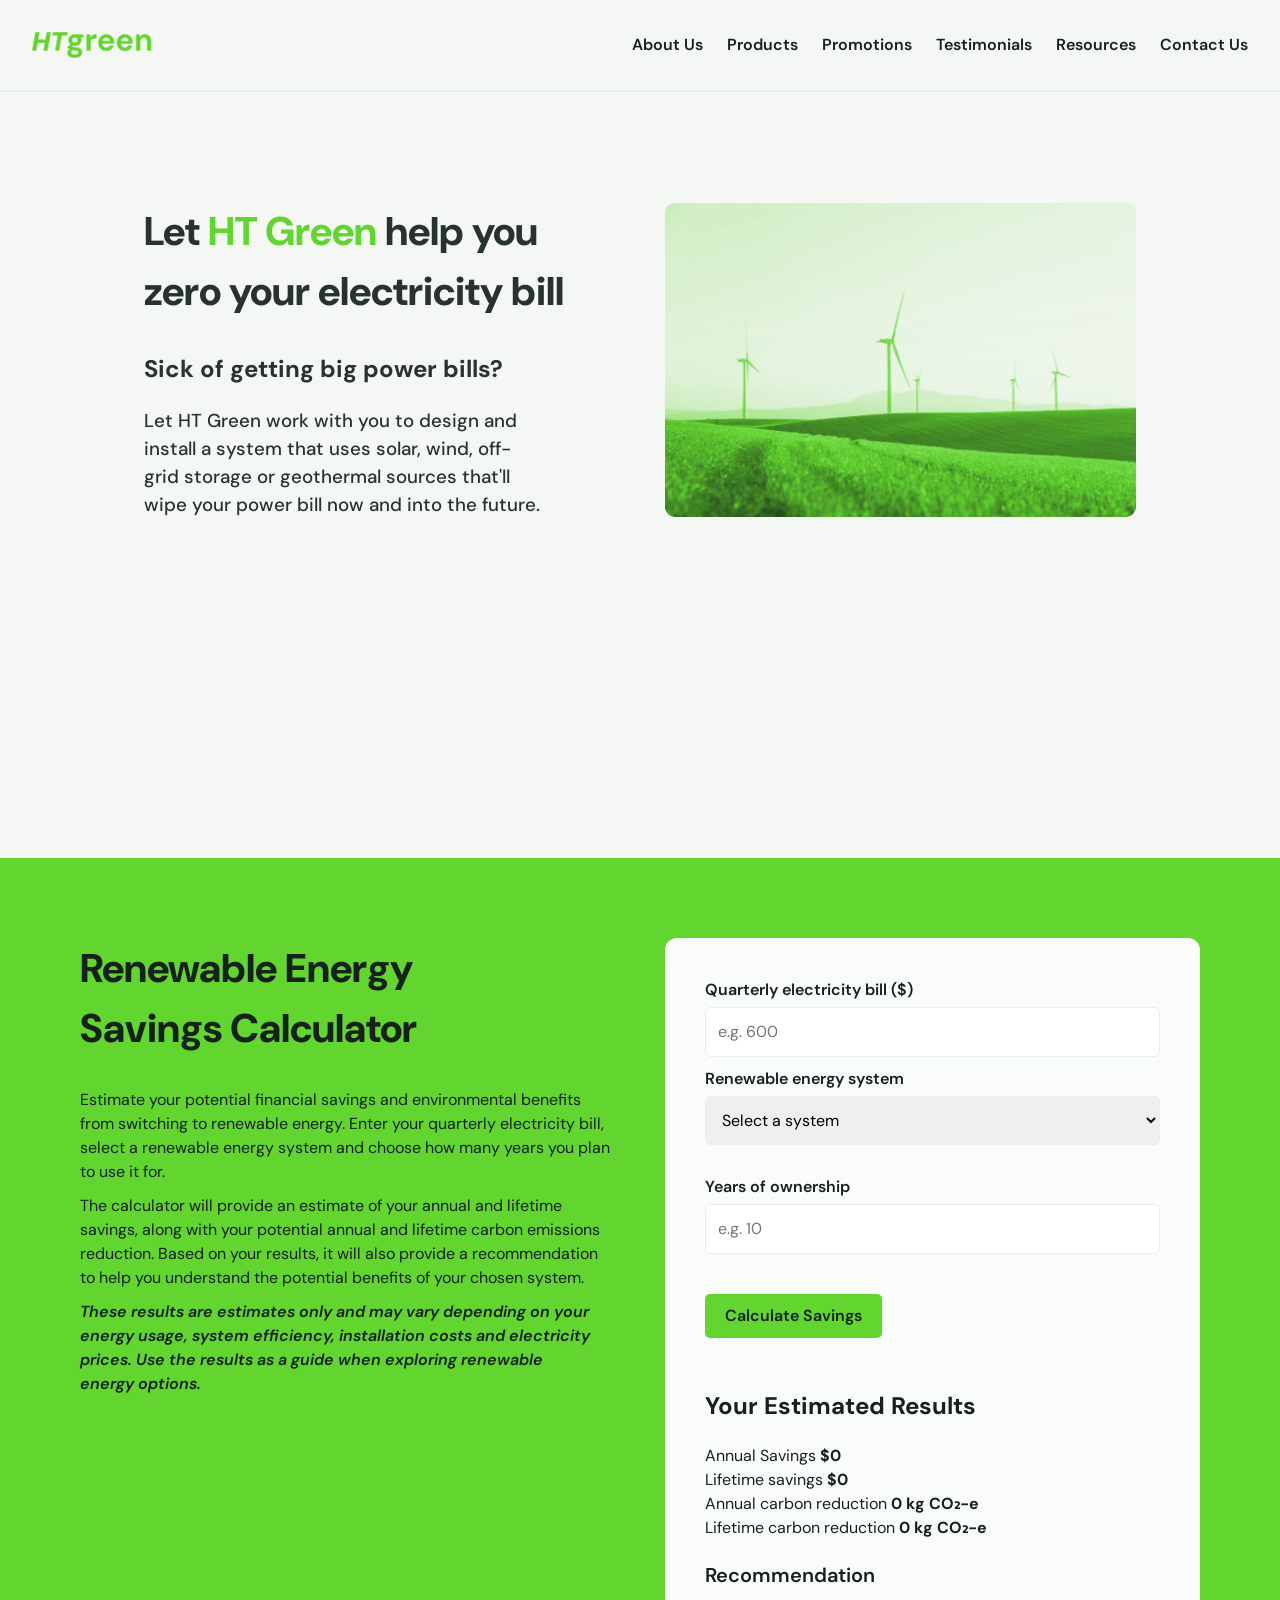
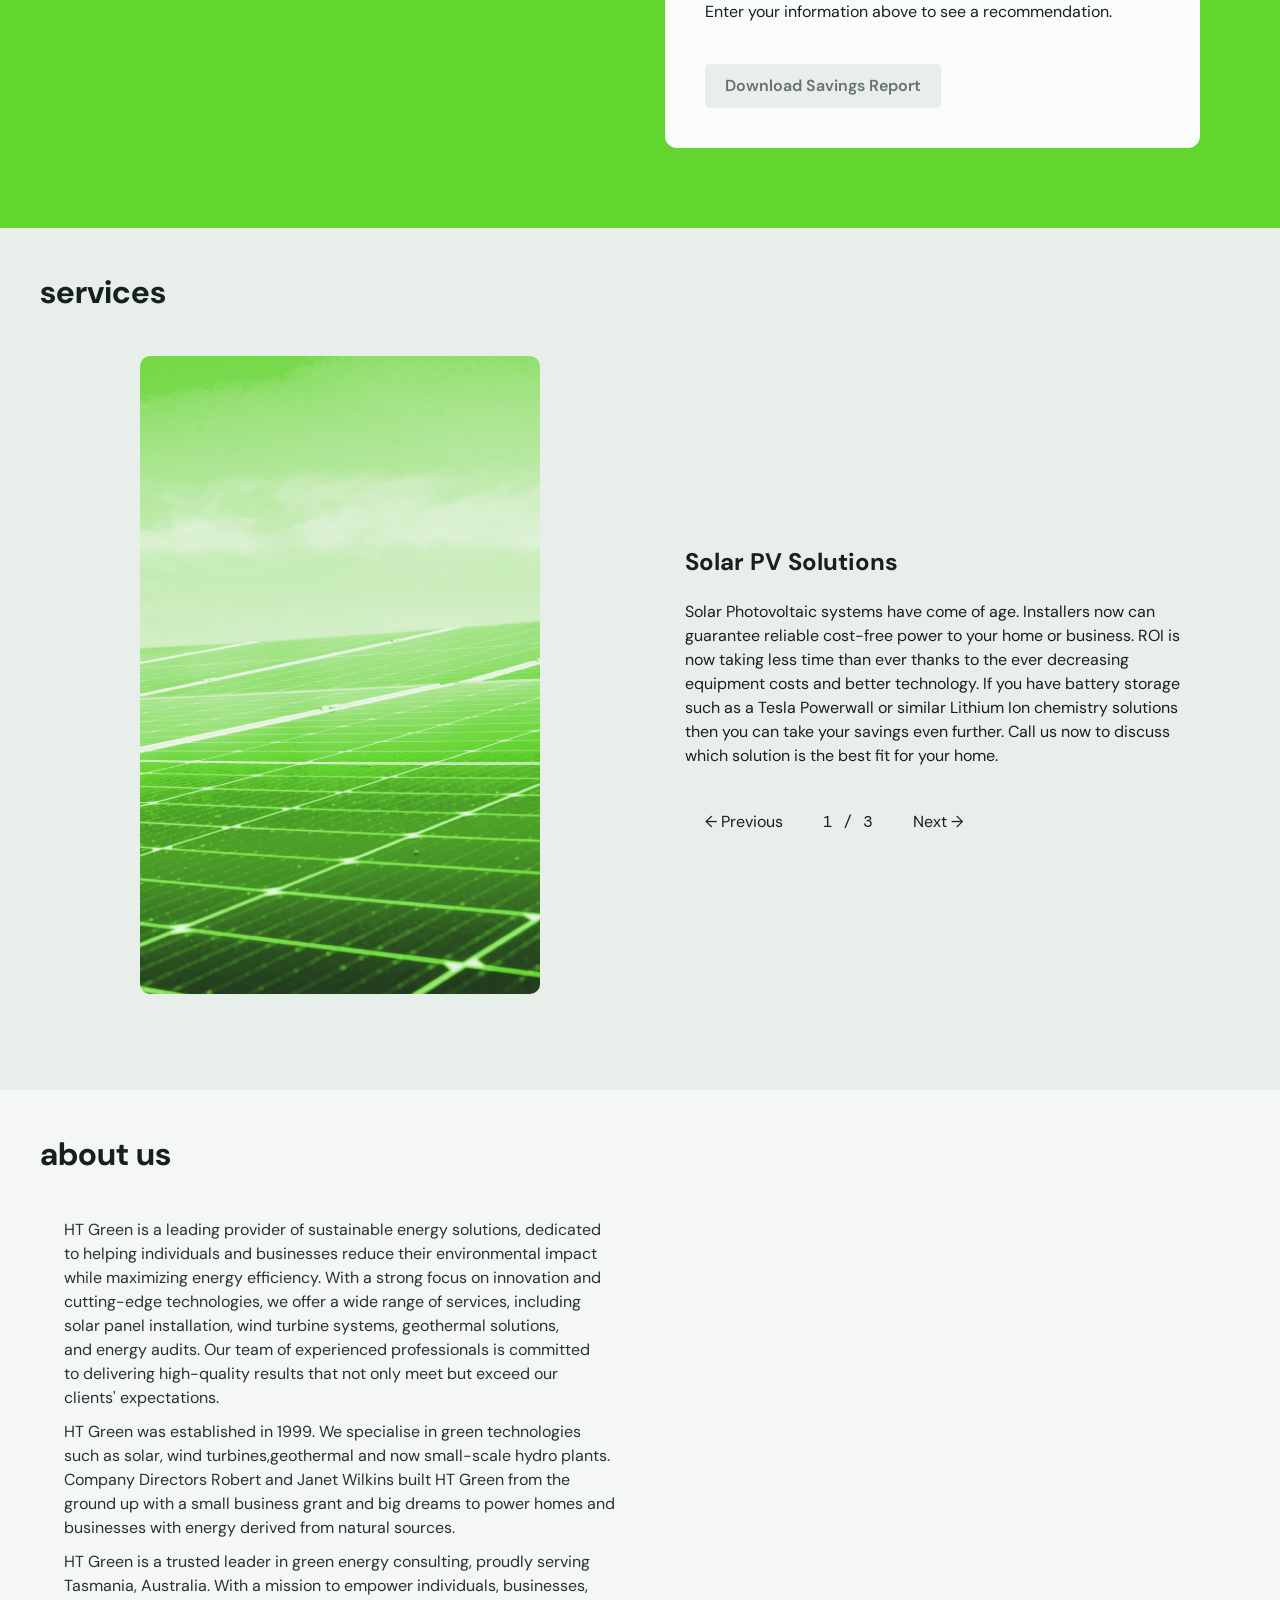
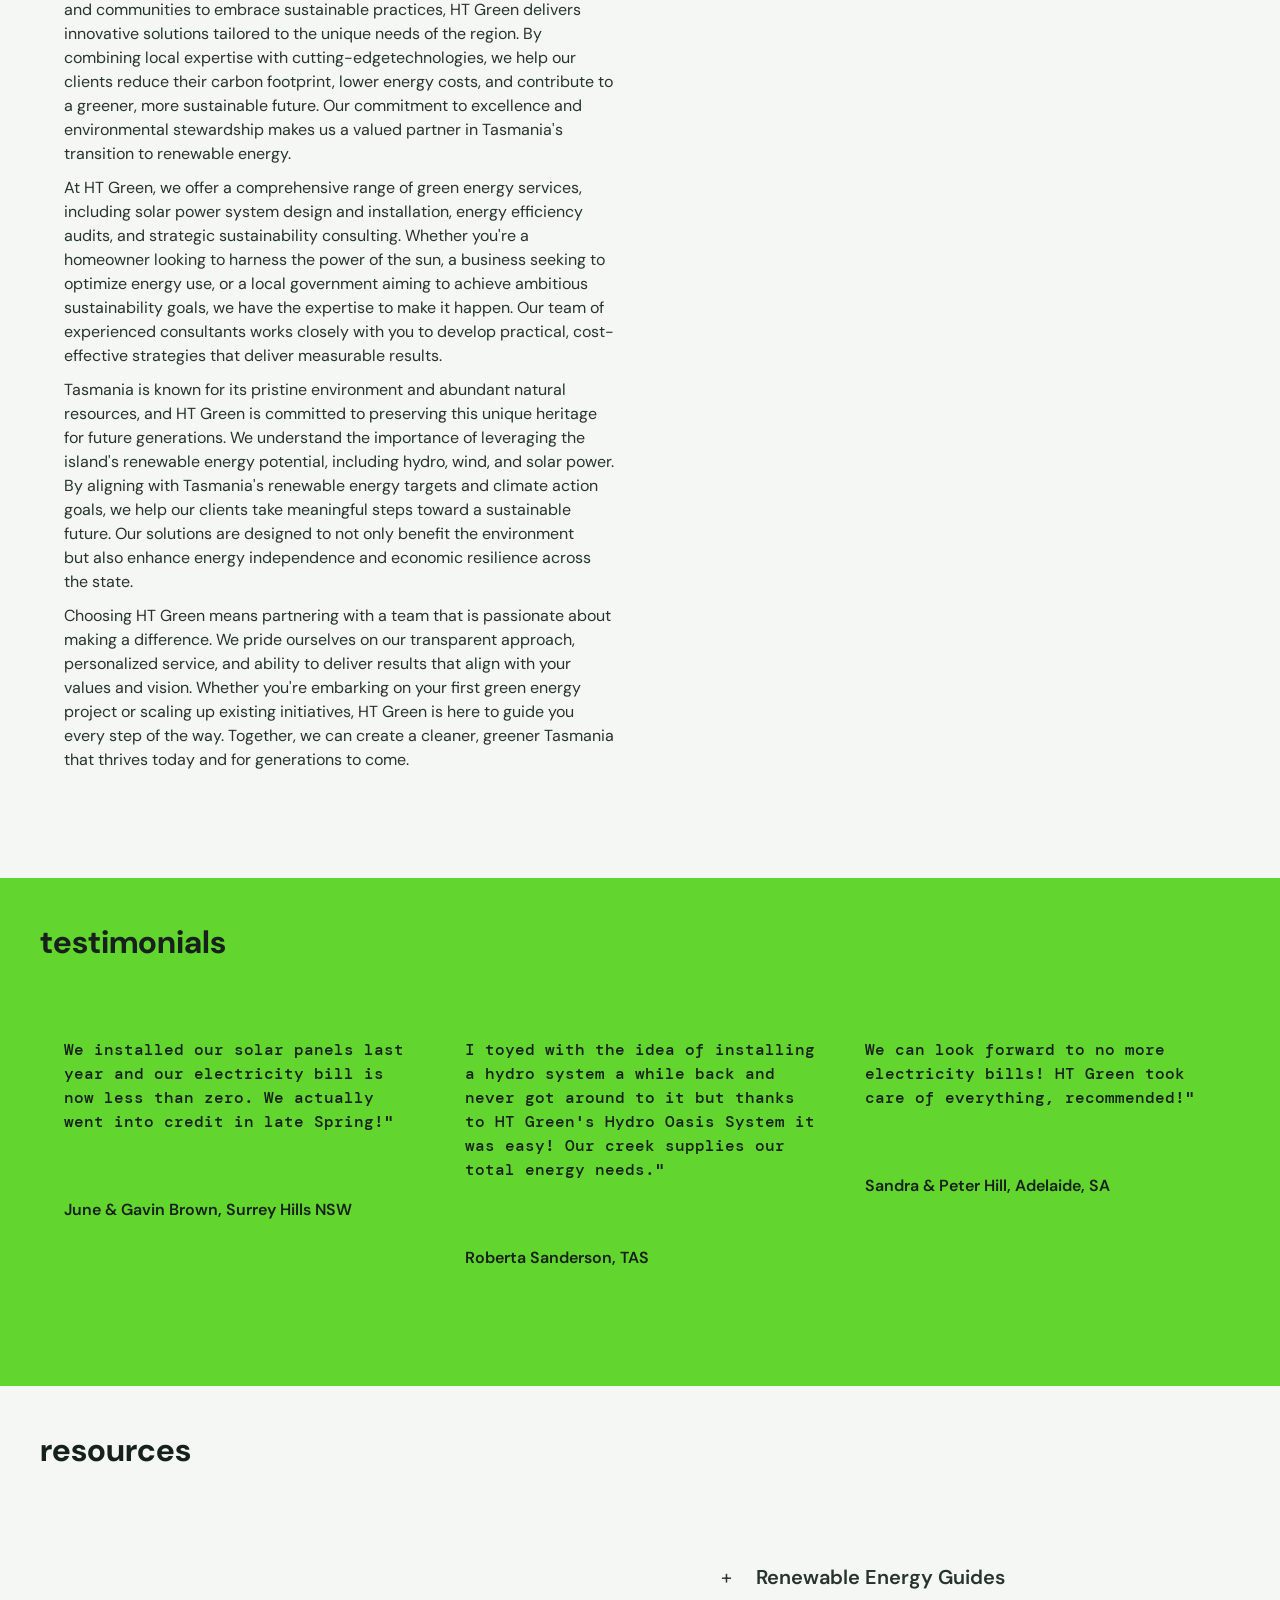
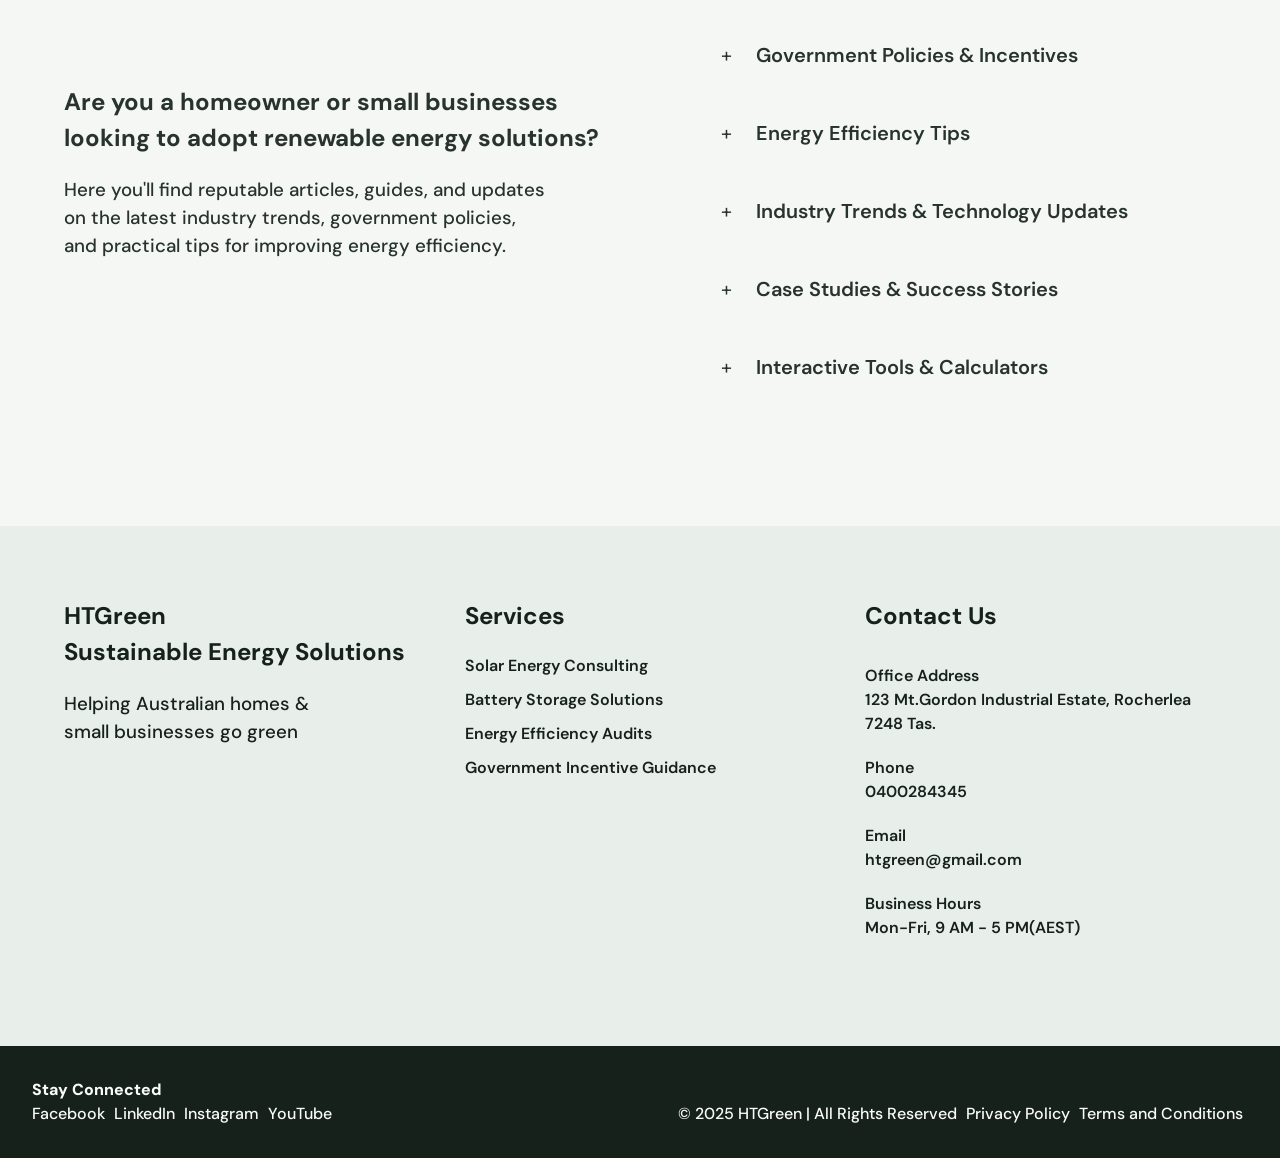
<file: html/index.html>
<!DOCTYPE html>
<html lang="en">
<head>
    <meta charset="UTF-8">
    <meta name="viewport" content="width=device-width, initial-scale=1.0">
    <title>HT Green</title>
    <!-- StyleSheets -->
     <link rel="stylesheet" href="../css/reset.css">
    <link rel="stylesheet" href="../css/style.css">
        <!-- JavaScript -->
    <script src="../javascript/script.js" defer></script>
    <!-- Google Fonts -->
    <link rel="preconnect" href="https://fonts.googleapis.com">
    <link rel="preconnect" href="https://fonts.gstatic.com" crossorigin>
    <link href="https://fonts.googleapis.com/css2?family=DM+Mono:ital,wght@0,300;0,400;0,500;1,300;1,400;1,500&family=DM+Sans:ital,opsz,wght@0,9..40,100..1000;1,9..40,100..1000&display=swap" rel="stylesheet">
</head>
<body id="top">
    <main>

        <!-- Header and Navigation -->
        <header>
            <div class="logo-container">
                <a href="index.html" class="logo" aria-label="HT Green home">
                    <img src="../images/ht-green-logo-light.svg" alt="HT Green Logo">
                </a>
            </div>
            <button class="menu-toggle" type="button" aria-label="Open navigation" aria-expanded="false" aria-controls="site-navigation">
                <span></span>
                <span></span>
                <span></span>
            </button>
            <nav id="site-navigation">
                <a href="#about-us">About Us</a>
                <a href="products.html">Products</a>
                <a href="promotions.html">Promotions</a>
                <a href="#testimonial">Testimonials</a>
                <a href="#resources">Resources</a>
                <a href="contact.html">Contact Us</a>
            </nav>
        </header>

        


        <!-- Hero Section -->
        <section class="hero first">
            
            <div class="hero-text">
                <h1>
                    Let <span class="highlight-word">HT Green</span>  help you zero your electricity bill
                </h1>
                <h2>
                Sick of getting big power bills? 
                </h2>
                <h3>
                Let HT Green work with you to design and install a system that uses solar, wind, off-grid storage or geothermal sources that'll wipe your power bill now and into the future.
                 </h3>
            </div>
                        <div class="hero-image">
                <img src="../images/green-wind-turbine-field.jpg" alt="Wind turbines in a field with a mountain">
            </div>
        </section>

                        <!-- Banner Ad -->
         <div class="banner-ad-slot">
            <iframe
            src="../advertisements/ht-green-banner-ad/index.html"
            title="HT Green renewable energy banner"
            width="728"
            height="90"
            loading="lazy">
            </iframe>
        </div>

        <!-- Savings Calculator -->
         <section class="introduction introduction-calculator">
            <div class="calculator-introduction">
                <h1>Renewable Energy Savings Calculator</h1>
                <p>
                    Estimate your potential financial savings and environmental benefits from switching to renewable energy. Enter your quarterly electricity bill, select a renewable energy system and choose how many years you plan to use it for.
                </p>
                <p>
                    The calculator will provide an estimate of your annual and lifetime savings, along with your potential annual and lifetime carbon emissions reduction. Based on your results, it will also provide a recommendation to help you understand the potential benefits of your chosen system.
                </p>
                <p class="italic">
                    These results are estimates only and may vary depending on your energy usage, system efficiency, installation costs and electricity prices. Use the results as a guide when exploring renewable energy options.
                </p>
            </div>
            <div class="calculator">
                <form id="savingsForm">
                    <div class="form-group">
                        <label for="quarterlyBill">
                            Quarterly electricity bill ($)
                        </label>
                        <input
                            type="number"
                            id="quarterlyBill"
                            aria-describedby="quarterlyBillError"
                            min="0"
                            step="0.01"
                            placeholder="e.g. 600"
                            >
                        <p id="quarterlyBillError" class="field-error" aria-live="polite" hidden></p>
                    </div>

                    <div class="form-group">
                        <label for ="system">
                            Renewable energy system
                        </label>
                        <select id="system" name="system" aria-describedby="systemError">
                            <option value="">Select a system</option>
                            <option value="solar">Solar PV</option>
                            <option value="wind">Wind</option>
                            <option value="geothermal">Geothermal</option>
                        </select>
                        <p id="systemError" class="field-error" aria-live="polite" hidden></p>
                    </div>

                    <div class="form-group">
                        <label for="years">
                            Years of ownership
                        </label>
                        <input
                            type="number"
                            id="years"
                            name="years"
                            aria-describedby="yearsError"
                            min="1"
                            max="60"
                            step="1"
                            placeholder="e.g. 10"
                            >
                        <p id="yearsError" class="field-error" aria-live="polite" hidden></p>
                    </div>

                    <button type="submit" class="submit-button">
                        Calculate Savings
                    </button>
                </form>

                <section id="results" class="results">
                    <h2>Your Estimated Results</h2>

                    <div class="result-item">
                        <span>Annual Savings</span>
                        <strong id="annualSavings">$0</strong>
                    </div>
                    
                    <div class="result-item">
                        <span>Lifetime savings</span>
                        <strong id="lifetimeSavings">$0</strong>
                    </div>

                    <div class="result-item">
                        <span>Annual carbon reduction</span>
                        <strong id="annualCarbon">0 kg CO₂-e</strong>
                    </div>

                    <div class="result-item">
                        <span>Lifetime carbon reduction</span>
                        <strong id="lifetimeCarbon">0 kg CO₂-e</strong>
                    </div>

                    <div class="recommendation">
                        <h3>Recommendation</h3>
                        <p id="recommendationText">
                            Enter your information above to see a recommendation.
                        </p>
                    </div>

                    <button
                        type="button"
                        id="downloadReport"
                        class="submit-button"
                        disabled>
                        Download Savings Report
                    </button>
                </section>

            </div>

         </section>

    <!-- Renewable Energy Services Gallery -->
        <!-- Information Section -->
        <section class="services scroll-fade">

            <h4>services</h4>

            <div class="gallery">

                <!-- Gallery image -->
                <div class="gallery-image">
                    <img
                        id="galleryImage"
                        src="../images/solar-panels.jpg"
                        alt="Solar PV system"
                    >
                </div>

                <!-- Gallery content -->
                <div class="gallery-content">

                    <h5 id="galleryTitle">
                        Solar PV Solutions
                    </h5>

                    <div id="galleryDescription">

                        <p>
                            Solar Photovoltaic systems have come of age. Installers now can guarantee reliable cost-free power to your home or business. ROI is now taking less time than ever thanks to the ever decreasing equipment costs and better technology. If you have battery storage such as a Tesla Powerwall or similar Lithium Ion chemistry solutions then you can take your savings even further. Call us now to discuss which solution is the best fit for your home.
                        </p>

                    </div>

                    <!-- Gallery navigation -->
                    <div class="gallery-navigation">

                        <button
                            type="button"
                            id="previousProject"
                            class="gallery-button"
                        >
                            ← Previous
                        </button>

                        <span id="galleryCounter">
                            1 / 3
                        </span>

                        <button
                            type="button"
                            id="nextProject"
                            class="gallery-button"
                        >
                            Next →
                        </button>

                    </div>

                </div>

            </div>

        </section>
       
        
            <!-- About Us -->
            <section id="about-us" class=" about-us scroll-fade">
                <h4>about us</h4>
                <div class="hero about-us">
                    <div class="hero-text about-us">
                    <p>
                        HT Green is a leading provider of sustainable energy solutions, dedicated to helping individuals and businesses reduce their environmental impact while maximizing energy efficiency. With a strong focus on innovation and cutting-edge technologies, we offer a wide range of services, including solar panel installation, wind turbine systems, geothermal solutions, and energy audits. Our team of experienced professionals is committed to delivering high-quality results that not only meet but exceed our clients' expectations.
                    </p>
                <p>
                    HT Green was established in 1999. We specialise in green technologies such as solar, wind turbines,geothermal and now small-scale hydro plants. Company Directors Robert and Janet Wilkins built HT Green from the ground up with a small business grant and big dreams to power homes and businesses with energy derived from natural sources.
                </p>
                <p>
                    HT Green is a trusted leader in green energy consulting, proudly serving Tasmania, Australia. With a mission to empower individuals, businesses, and communities to embrace sustainable practices, HT Green delivers innovative solutions tailored to the unique needs of the region. By combining local expertise with cutting-edgetechnologies, we help our clients reduce their carbon footprint, lower energy costs, and contribute to a greener, more sustainable future. Our commitment to excellence and environmental stewardship makes us a valued partner in Tasmania's transition to renewable energy.
                </p>
                <p>
                    At HT Green, we offer a comprehensive range of green energy services, including solar power system design and installation, energy efficiency audits, and strategic sustainability consulting. Whether you're a homeowner looking to harness the power of the sun, a business seeking to optimize energy use, or a local government aiming to achieve ambitious sustainability goals, we have the expertise to make it happen. Our team of experienced consultants works closely with you to develop practical, cost-effective strategies that deliver measurable results.
                </p>
                <p>
                    Tasmania is known for its pristine environment and abundant natural resources, and HT Green is committed to preserving this unique heritage for future generations. We understand the importance of leveraging the island's renewable energy potential, including hydro, wind, and solar power. By aligning with Tasmania's renewable energy targets and climate action goals, we help our clients take meaningful steps toward a sustainable future. Our solutions are designed to not only benefit the environment but also enhance energy independence and economic resilience across the state.
                </p>
                <p>
                    Choosing HT Green means partnering with a team that is passionate about making a difference. We pride ourselves on our transparent approach, personalized service, and ability to deliver results that align with your values and vision. Whether you're embarking on your first green energy project or scaling up existing initiatives, HT Green is here to guide you every step of the way. Together, we can create a cleaner, greener Tasmania that thrives today and for generations to come.
                </p>
                </div>
                <div class="advertisement scroll-fade">
                    <iframe
                        src="../advertisements/ht-green-advertisment/advertisement.html"
                        title="HT Green renewable energy advertisement"
                        width="300"
                        height="600"
                        loading="lazy">
                    </iframe>
                </div>
                </div>
            </section>

            <!-- Testimonial Section -->
             <section id="testimonial" class="testimonial scroll-fade">
                <h4>testimonials</h4>
            <div class="testimonial-container">
                <div class="testimonial-quotes">
                     <p>
                    We installed our solar panels last year and our electricity bill is now less than zero. We actually went into credit in late Spring!"
                    </p>
                    <h5 class="testimonial-author">
                        June & Gavin Brown, Surrey Hills NSW
                    </h5>
                </div>
                
            <div class="testimonial-quotes">
                    <p>
                    I toyed with the idea of installing a hydro system a while back and never got around to it but thanks to HT Green's Hydro Oasis System it was easy! Our creek supplies our total energy needs."
                    </p>
                    <h5 class="testimonial-author">
                        Roberta Sanderson, TAS
                    </h5>
            </div>

            <div class="testimonial-quotes">
                    <p>
                    We can look forward to no more electricity bills! HT Green took care of everything, recommended!"
                    </p>
                    <h5 class="testimonial-author">
                        Sandra & Peter Hill, Adelaide, SA
                    </h5>
                </div>
            </div>
        </section>


        <!-- Resources Section -->
         <section id="resources" class="resources scroll-fade">
            <h4>resources</h4>
            <div class="hero">
            <div class="hero-text">
                <h2>
                    Are you a homeowner or small businesses looking to
                    adopt renewable energy solutions? 
                </h2>
                <h3>
                    Here you'll find reputable articles, guides, and updates on the latest
                    industry trends, government policies, and practical tips
                    for improving energy efficiency.
                </h3>
            </div>
  <div class="accordion">
                <div class="accordion-open">
                    <button class="accordion-button" onclick="toggleAccordion(this)">
                        <span class="accordion-inside">
                            <span class="accordion-icon">+</span>
                            <span class="accordion-title">Renewable Energy Guides</span>
                        </span>
                    </button>
                    <div class="accordion-content">
                        <ul>
                            <li>
                                <h3>
                                    Solar Power for Beginners 
                                </h3>
                                <p>
                                    How solar panels work and their benefits.
                                </p>
                            </li>
                            <li>
                                <h3>Choosing the Right Solar System</h3>
                                <p>A guide to selecting the best system for your needs.</p>
                            </li>
                            <li>
                                <h3>Battery Storage 101</h3>
                                <p>Understanding energy storage and its role in energy independence.</p>
                            </li>
                            <li>
                                <h3>Grid vs. Off-Grid Solutions</h3>
                                <p>Pros and cons of staying connected or going fully off-grid.</p>
                            </li>
                        </ul>
                    </div>
                </div>
                <div class="accordion-open">
                    <button class="accordion-button" onclick="toggleAccordion(this)">
                        <span class="accordion-inside">
                            <span class="accordion-icon">+</span>
                            <span class="accordion-title">Government Policies & Incentives</span>
                        </span>
                    </button>
                    <div class="accordion-content">
                        <ul>
                            <li>
                                <h3>Australian Renewable Energy Rebates &amp; Incentives</h3>
                                <p>An overview of federal and state programs.</p>
                            </li>
                            <li>
                                <h3>How to Apply for Solar &amp; Battery Rebates</h3>
                                <p>A step-by-step application guide.</p>
                            </li>
                            <li>
                                <h3>Understanding Feed-in Tariffs</h3>
                                <p>How selling excess solar power back to the grid works.</p>
                            </li>
                        </ul>
                    </div>
                </div>
                <div class="accordion-open">
                    <button class="accordion-button" onclick="toggleAccordion(this)">
                        <span class="accordion-inside">
                            <span class="accordion-icon">+</span>
                            <span class="accordion-title">Energy Efficiency Tips</span>
                        </span>
                    </button>
                    <div class="accordion-content">
                        <ul>
                            <li>
                                <h3>
                                    Simple Ways to Reduce Your Electricity Bill
                                </h3> 
                                <p>
                                    Practical changes for homes and businesses.
                                </p>
                            </li>
                            <li>
                                <h3>Energy-Efficient Appliances &amp; Smart Home Tech</h3>
                                <p>Choosing devices that save energy.</p>
                            </li>
                            <li>
                                <h3>Cooling &amp; Heating Efficiency</h3>
                                <p>Tips for keeping energy costs low year-round.</p>
                            </li>
                        </ul>
                    </div>
                </div>
                 <div class="accordion-open">
                    <button class="accordion-button" onclick="toggleAccordion(this)">
                        <span class="accordion-inside">
                            <span class="accordion-icon">+</span>
                            <span class="accordion-title">Industry Trends & Technology Updates</span>
                        </span>
                    </button>
                    <div class="accordion-content">
                        <ul>
                            <li>
                                <h3>The Future of Solar Technology</h3>
                                <p>New advancements in panel efficiency.</p>
                            </li>
                            <li>
                                <h3>Emerging Battery Technologies</h3>
                                <p>Latest developments in energy storage.</p>
                            </li>
                            <li>
                                <h3>The Role of AI &amp; Smart Grids in Energy Management</h3>
                                <p>How technology is reshaping the industry.</p>
                            </li>
                        </ul>
                    </div>
                </div>
                 <div class="accordion-open">
                    <button class="accordion-button" onclick="toggleAccordion(this)">
                        <span class="accordion-inside">
                            <span class="accordion-icon">+</span>
                            <span class="accordion-title">Case Studies & Success Stories</span>
                        </span>
                    </button>
                    <div class="accordion-content">
                        <ul>
                            <li>
                                <h3>Real-Life Examples</h3>
                                <p>Businesses and homeowners who have successfully adopted renewable energy.</p>
                            </li>
                            <li>
                                <h3>Cost Savings Breakdown</h3>
                                <p>How much money people are saving after switching to renewable energy.</p>
                            </li>
                        </ul>
                    </div>
                </div>
                 <div class="accordion-open">
                    <button class="accordion-button" onclick="toggleAccordion(this)">
                        <span class="accordion-inside">
                            <span class="accordion-icon">+</span>
                            <span class="accordion-title">Interactive Tools & Calculators</span>
                        </span>
                    </button>
                    <div class="accordion-content">
                        <ul>
                            <li>
                                <h3>Solar Savings Calculator</h3>
                                <p>Estimate how much you could save with solar.</p>
                            </li>
                            <li>
                                <h3>Battery Payback Period Calculator</h3>
                                <p>Determine how long it takes for a battery investment to pay off.</p>
                            </li>
                            <li>
                                <h3>Carbon Footprint Calculator</h3>
                                <p>See how much your energy use impacts the environment.</p>
                            </li>
                        </ul>
                    </div>
                </div>
            </div>
            </div>
         </section>

         <section class="testimonial-container footer-information scroll-fade">
            <div class="categories">
                <h4 class="footer-category-title">HTGreen <br> Sustainable Energy Solutions</h4>
                <h3>Helping Australian homes & small businesses go green</h3>
            </div>
               <div class="categories">
                        <h4 class="footer-category-title">Services</h4>
                        <div class="categories-links">
                            <a href="#">Solar Energy Consulting</a>
                            <a href="#">Battery Storage Solutions</a>
                            <a href="#">Energy Efficiency Audits</a>
                            <a href="#">Government Incentive Guidance</a>
                        </div>
                    </div>
                    <div class="categories">
                        <h4 class="footer-category-title">Contact Us</h4>
                        <div class="categories-links">
                            <h5 class="footer-contact-label">Office Address</h5>
                            <p> 123 Mt.Gordon Industrial Estate, Rocherlea 7248 Tas.</p>
                            <h5 class="footer-contact-label">Phone</h5>
                            <p><a href="tel:+0400284345">0400284345</a></p>
                            <h5 class="footer-contact-label">Email</h5>
                            <p><a href="mailto:htgreen@gmail.com">htgreen@gmail.com</a></p>
                            <h5 class="footer-contact-label">Business Hours</h5>
                            <p>Mon-Fri, 9 AM - 5 PM(AEST)</p>
                        </div>
                    </div>

         </section>

            <footer>
                <div>
                    <h6>Stay Connected</h6>
                    <a href="https://www.facebook.com/">Facebook</a>
                    <a href="https://www.linkedin.com/">LinkedIn</a>
                    <a href="https://www.instagram.com/">Instagram</a>
                    <a href="https://www.youtube.com/">YouTube</a>
                </div>
                <div class="links">
                    <a> &copy; 2025 HTGreen | All Rights Reserved</a>
                    <a href="#">Privacy Policy</a>
                    <a href="#">Terms and Conditions</a>
                </div>
            </footer>

    </main>
</body>
</html>
</file>
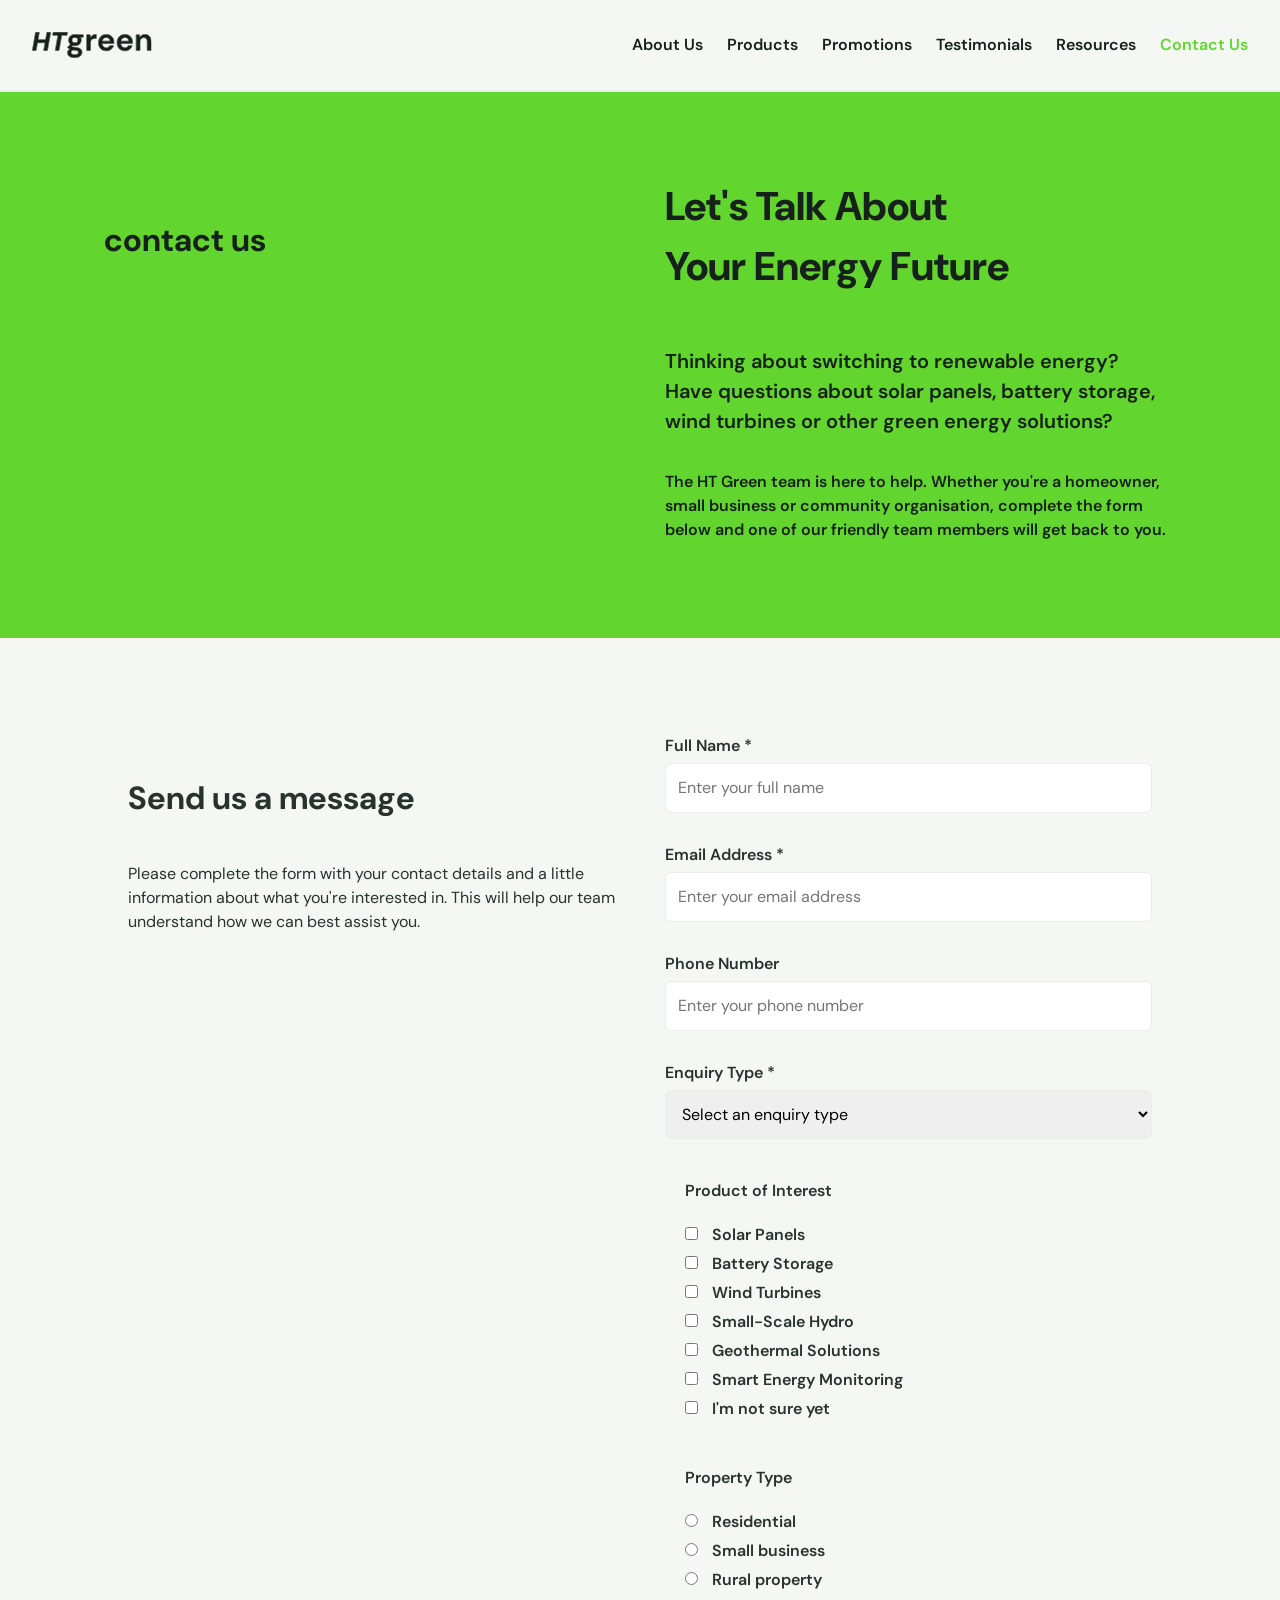
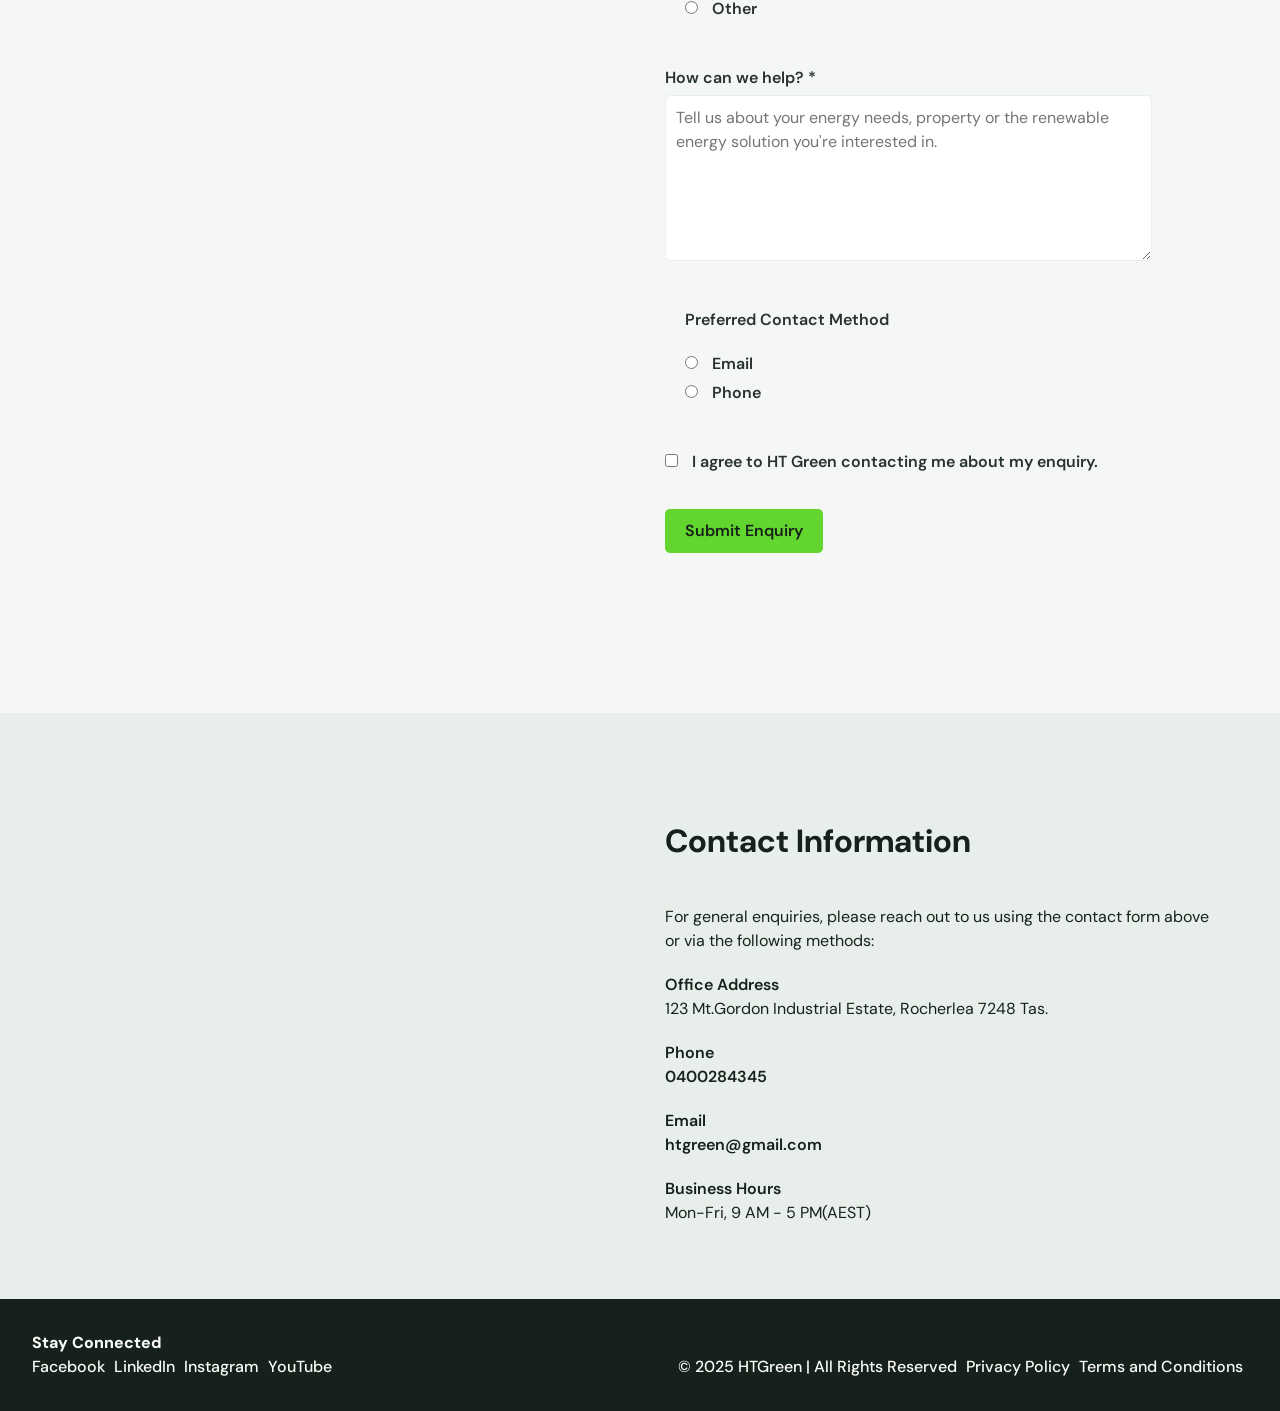
<file: html/contact.html>
<!DOCTYPE html>
<html lang="en">
<head>
    <meta charset="UTF-8">
    <meta name="viewport" content="width=device-width, initial-scale=1.0">
    <title>HT Green</title>
    <!-- StyleSheets -->
    <link rel="stylesheet" href="../css/reset.css">
    <link rel="stylesheet" href="../css/style.css">
    <!-- Google Fonts -->
    <link rel="preconnect" href="https://fonts.googleapis.com">
    <link rel="preconnect" href="https://fonts.gstatic.com" crossorigin>
    <link href="https://fonts.googleapis.com/css2?family=DM+Mono:ital,wght@0,300;0,400;0,500;1,300;1,400;1,500&family=DM+Sans:ital,opsz,wght@0,9..40,100..1000;1,9..40,100..1000&display=swap" rel="stylesheet">
    <!-- JavaScript -->
    <script src="../javascript/script.js" defer></script>
</head>
<body id="top">
    <main>
        <!-- Header and Navigation -->
        <header>
            <div class="logo-container">
                <a href="index.html" class="logo" aria-label="HT Green home">
                    <img src="../images/ht-green-logo.svg" alt="HT Green Logo">
                </a>
            </div>
            <button class="menu-toggle" type="button" aria-label="Open navigation" aria-expanded="false" aria-controls="site-navigation">
                <span></span>
                <span></span>
                <span></span>
            </button>
            <nav id="site-navigation">
                <a href="index.html#about-us">About Us</a>
                <a href="products.html">Products</a>
                <a href="promotions.html">Promotions</a>
                <a href="index.html#testimonial">Testimonials</a>
                <a href="index.html#resources">Resources</a>
                <a href="contact.html" class="selected">Contact Us</a>
            </nav>
        </header>

        <!-- Main Content -->
         <section class="introduction scroll-fade">
            <h4>contact us</h4>
            <div>
                <h1>
                    Let's Talk About Your Energy Future
                </h1>
                <h3>
                    Thinking about switching to renewable energy? Have questions about solar panels, battery storage, wind turbines or other green energy solutions?
                </h3>
                <h6>The HT Green team is here to help.
                    Whether you're a homeowner, small business or community organisation, complete the form below and one of our friendly team members will get back to you.
                </h6>
            </div>
        </section>

        <section class="hero form scroll-fade">
            <div>
                <h4>Send us a message</h4>
                <p>Please complete the form with your contact details and a little information about what you're interested in. This will help our team understand how we can best assist you.</p>
            </div>
            <div class="contact-form">
                 <form action="#" method="post" data-success-page="thank-you.html">
                    
                    <!-- Personal details -->
                    <div class="form-group">
                        <label for="full-name">Full Name <span aria-hidden="true">*</span></label>
                        <input
                            type="text"
                            id="full-name"
                            name="full_name"
                            placeholder="Enter your full name"
                            autocomplete="name"
                            required
                        >
                    </div>

                    <div class="form-group">
                        <label for="email">Email Address <span aria-hidden="true">*</span></label>
                        <input
                            type="email"
                            id="email"
                            name="email"
                            placeholder="Enter your email address"
                            autocomplete="email"
                            required
                        >
                    </div>

                    <div class="form-group">
                        <label for="phone">Phone Number</label>
                        <input
                            type="tel"
                            id="phone"
                            name="phone"
                            placeholder="Enter your phone number"
                            autocomplete="tel"
                        >
                    </div>

                    <!-- Enquiry type -->
                    <div class="form-group">
                        <label for="enquiry-type">
                            Enquiry Type <span aria-hidden="true">*</span>
                        </label>

                        <select id="enquiry-type" name="enquiry_type" required>
                            <option value="">Select an enquiry type</option>
                            <option value="general">General enquiry</option>
                            <option value="product-information">Product information</option>
                            <option value="quote">Request a quote</option>
                            <option value="site-assessment">Site assessment</option>
                            <option value="installation">Installation enquiry</option>
                            <option value="support">Existing system support</option>
                            <option value="other">Other</option>
                        </select>
                    </div>

                    <!-- Products -->
                    <fieldset>
                        <legend>Product of Interest</legend>

                        <div class="checkbox-group">
                            <label>
                                <input type="checkbox" name="product[]" value="solar">
                                Solar Panels
                            </label>

                            <label>
                                <input type="checkbox" name="product[]" value="battery">
                                Battery Storage
                            </label>

                            <label>
                                <input type="checkbox" name="product[]" value="wind">
                                Wind Turbines
                            </label>

                            <label>
                                <input type="checkbox" name="product[]" value="hydro">
                                Small-Scale Hydro
                            </label>

                            <label>
                                <input type="checkbox" name="product[]" value="geothermal">
                                Geothermal Solutions
                            </label>

                            <label>
                                <input type="checkbox" name="product[]" value="monitoring">
                                Smart Energy Monitoring
                            </label>

                            <label>
                                <input type="checkbox" name="product[]" value="unsure">
                                I'm not sure yet
                            </label>
                        </div>
                    </fieldset>

                    <!-- Property type -->
                    <fieldset>
                        <legend>Property Type</legend>

                        <div class="radio-group">
                            <label>
                                <input type="radio" name="property_type" value="residential">
                                Residential
                            </label>

                            <label>
                                <input type="radio" name="property_type" value="small-business">
                                Small business
                            </label>

                            <label>
                                <input type="radio" name="property_type" value="rural">
                                Rural property
                            </label>

                            <label>
                                <input type="radio" name="property_type" value="other">
                                Other
                            </label>
                        </div>
                    </fieldset>

                    <!-- Message -->
                    <div class="form-group">
                        <label for="message">
                            How can we help? <span aria-hidden="true">*</span>
                        </label>

                        <textarea
                            id="message"
                            name="message"
                            rows="6"
                            placeholder="Tell us about your energy needs, property or the renewable energy solution you're interested in."
                            required
                        ></textarea>
                    </div>

                    <!-- Contact preference -->
                    <fieldset>
                        <legend>Preferred Contact Method</legend>

                        <div class="radio-group">
                            <label>
                                <input
                                    type="radio"
                                    name="contact_method"
                                    value="email"
                                >
                                Email
                            </label>

                            <label>
                                <input
                                    type="radio"
                                    name="contact_method"
                                    value="phone"
                                >
                                Phone
                            </label>
                        </div>
                    </fieldset>

                    <!-- Consent -->
                    <div class="consent">
                        <label>
                            <input
                                type="checkbox"
                                name="consent"
                                value="yes"
                                required
                            >
                            I agree to HT Green contacting me about my enquiry.
                        </label>
                    </div>

                    <!-- Submit -->
                    <button type="submit" class="submit-button">
                        Submit Enquiry
                    </button>

                </form>
            </div>
        </section>

        <section class="call-to-action scroll-fade">
            <div class="cta-content">
                <h4>Contact Information</h4>
                <p>For general enquiries, please reach out to us using the contact form above or via the following methods:</p>
                        <div class="categories-links">
                            <h6>Office Address</h6>
                            <p> 123 Mt.Gordon Industrial Estate, Rocherlea 7248 Tas.</p>
                            <h6>Phone</h6>
                            <p><a href="tel:+0400284345">0400284345</a></p>
                            <h6>Email</h6>
                            <p><a href="mailto:htgreen@gmail.com">htgreen@gmail.com</a></p>
                            <h6>Business Hours</h6>
                            <p>Mon-Fri, 9 AM - 5 PM(AEST)</p>
                        </div>
                    </div>
        </section>

        <!-- Footer -->
                     <footer>
                <div>
                    <h6>Stay Connected</h6>
                    <a href="https://www.facebook.com/">Facebook</a>
                    <a href="https://www.linkedin.com/">LinkedIn</a>
                    <a href="https://www.instagram.com/">Instagram</a>
                    <a href="https://www.youtube.com/">YouTube</a>
                </div>
                <div class="links">
                    <a> &copy; 2025 HTGreen | All Rights Reserved</a>
                    <a href="#">Privacy Policy</a>
                    <a href="#">Terms and Conditions</a>
                </div>
            </footer>

    </main>
</body>
</html>
</file>
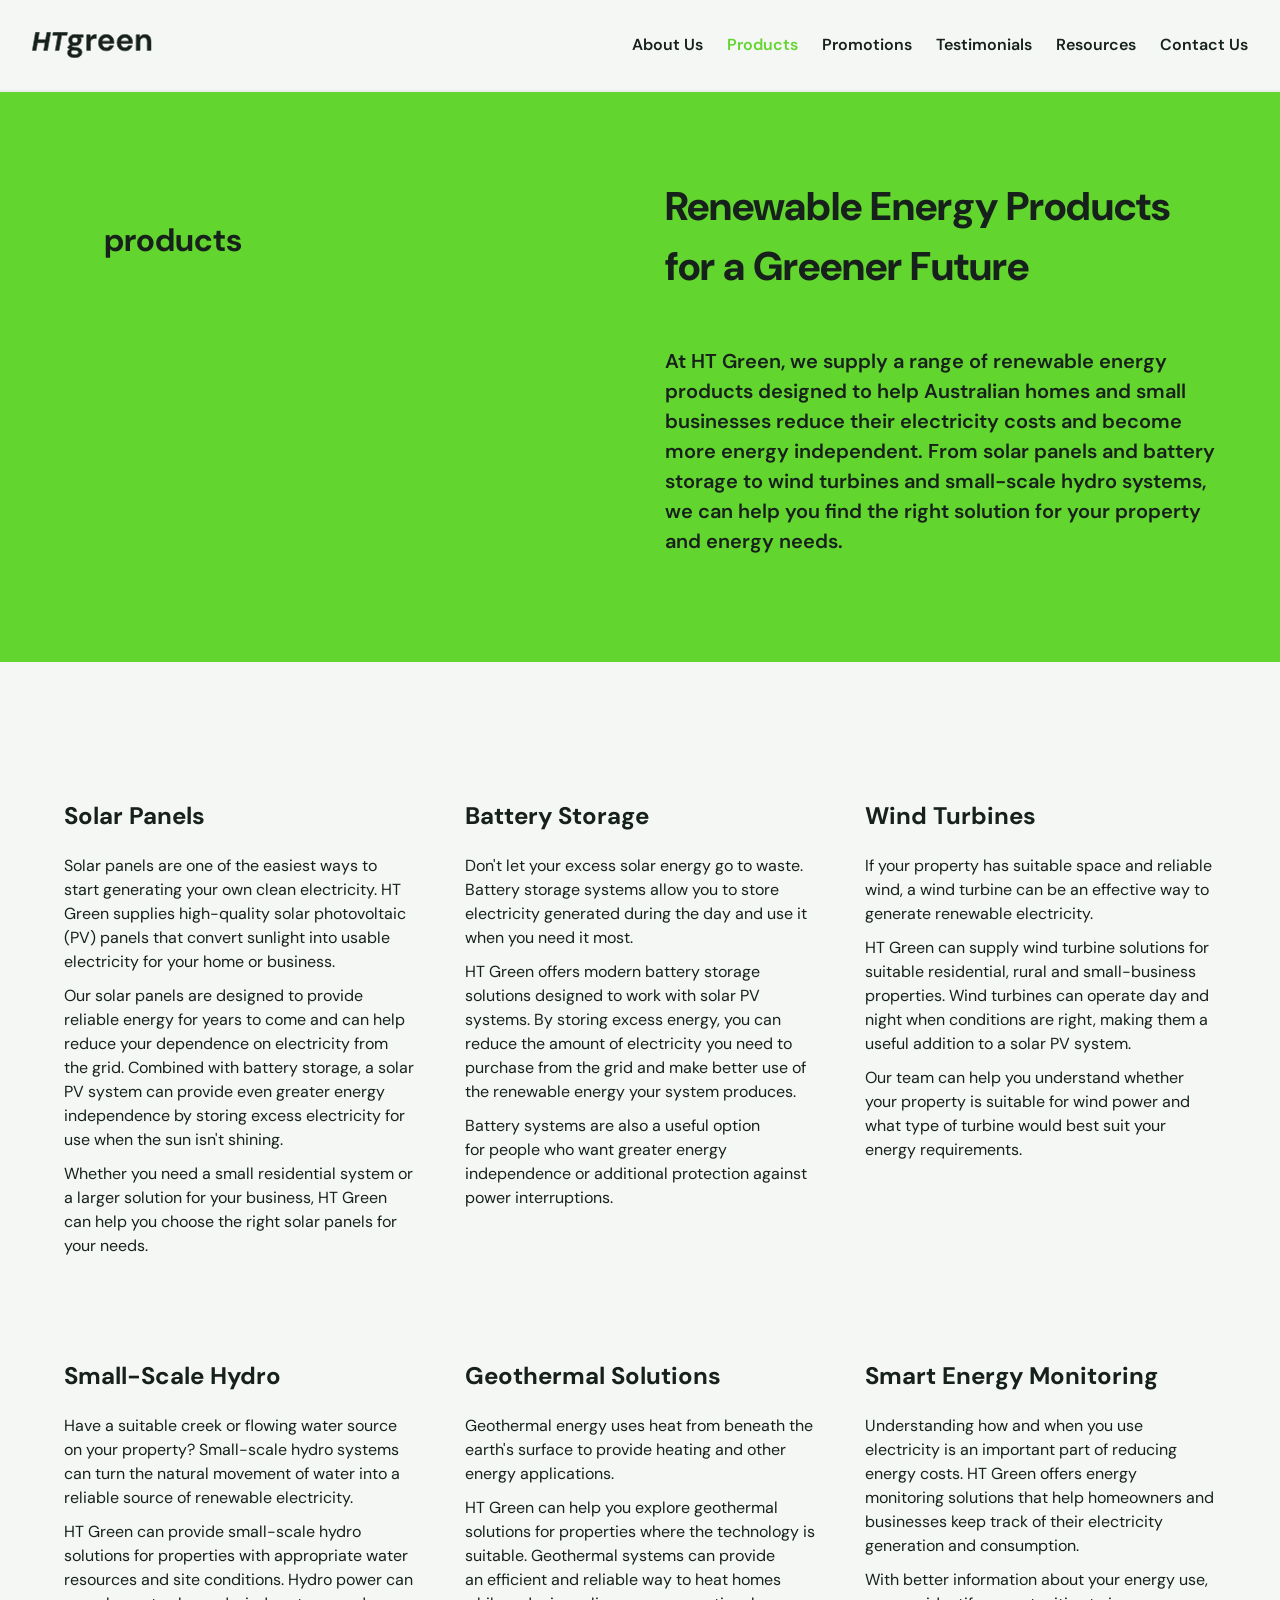
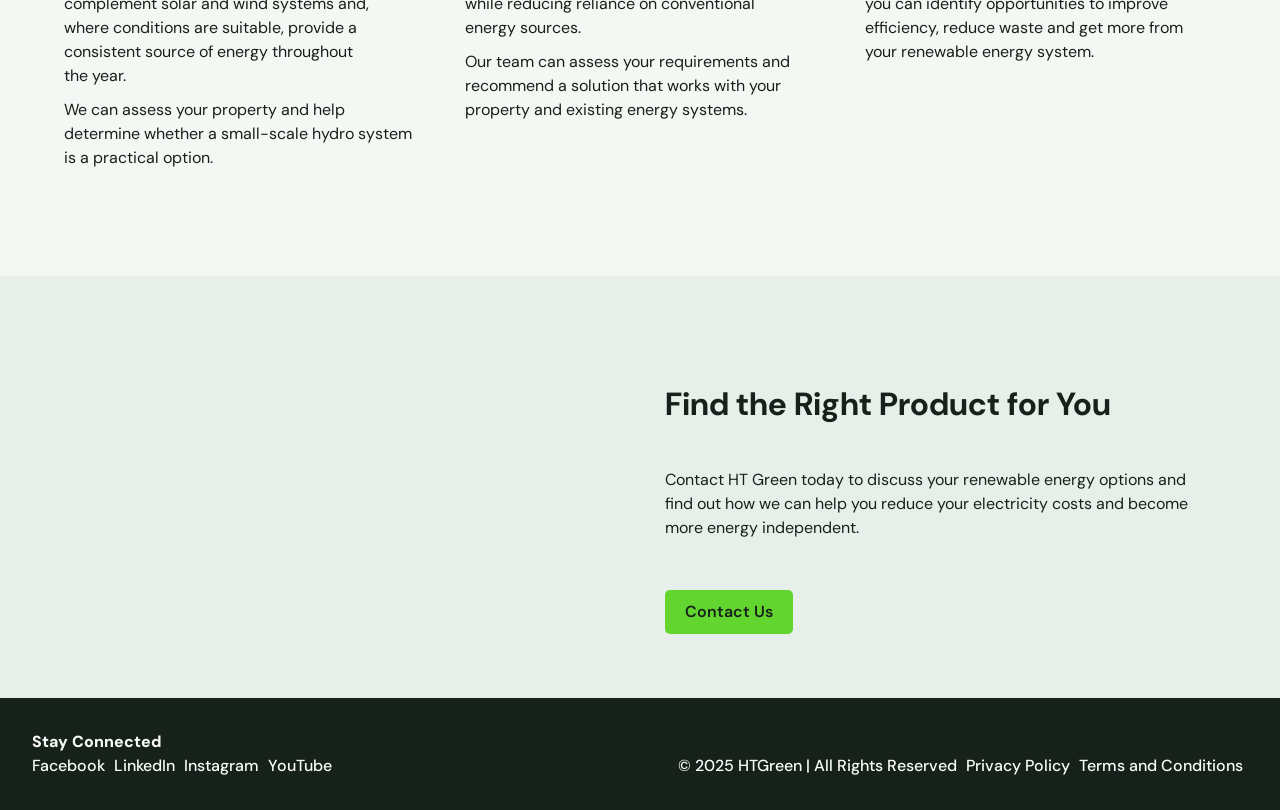
<file: html/products.html>
<!DOCTYPE html>
<html lang="en">
<head>
    <meta charset="UTF-8">
    <meta name="viewport" content="width=device-width, initial-scale=1.0">
    <title>HT Green - Products</title>
    <!-- StyleSheets -->
    <link rel="stylesheet" href="../css/reset.css">
    <link rel="stylesheet" href="../css/style.css">
    <!-- JavaScript -->
    <script src="../javascript/script.js" defer></script>
    <!-- Google Fonts -->
    <link rel="preconnect" href="https://fonts.googleapis.com">
    <link rel="preconnect" href="https://fonts.gstatic.com" crossorigin>
    <link href="https://fonts.googleapis.com/css2?family=DM+Mono:ital,wght@0,300;0,400;0,500;1,300;1,400;1,500&family=DM+Sans:ital,opsz,wght@0,9..40,100..1000;1,9..40,100..1000&display=swap" rel="stylesheet">
</head>
<body id="top">
    <main>
        <!-- Header and Navigation -->
        <header>
            <div class="logo-container">
                <a href="index.html" class="logo" aria-label="HT Green home">
                    <img src="../images/ht-green-logo.svg" alt="HT Green Logo">
                </a>
            </div>
            <button class="menu-toggle" type="button" aria-label="Open navigation" aria-expanded="false" aria-controls="site-navigation">
                <span></span>
                <span></span>
                <span></span>
            </button>
            <nav id="site-navigation">
                <a href="index.html#about-us">About Us</a>
                <a href="products.html" class="selected">Products</a>
                <a href="promotions.html">Promotions</a>
                <a href="index.html#testimonial">Testimonials</a>
                <a href="index.html#resources">Resources</a>
                <a href="contact.html">Contact Us</a>
            </nav>
        </header>

        <!-- Main Content -->
        <section class="introduction">
            <h4>products</h4>
            <div>
                <h1>
                    Renewable Energy Products for a Greener Future
                </h1>
                <h3>At HT Green, we supply a range of renewable energy products designed to help Australian homes and small businesses reduce their electricity costs and become more energy independent. From solar panels and battery storage to wind turbines and small-scale hydro systems, we can help you find the right solution for your property and energy needs.</h3>
            </div>
        </section>

        <section class="information scroll fade">
            <div>
                <h5>Solar Panels</h5>
                <p>
                    Solar panels are one of the easiest ways to start generating your own clean electricity. HT Green supplies high-quality solar photovoltaic (PV) panels that convert sunlight into usable electricity for your home or business. </p>
                <p>
                    Our solar panels are designed to provide reliable energy for years to come and can help reduce your dependence on electricity from the grid. Combined with battery storage, a solar PV system can provide even greater energy independence by storing excess electricity for use when the sun isn't shining.
                </p>
                <p>
                    Whether you need a small residential system or a larger solution for your business, HT Green can help you choose the right solar panels for your needs.
                </p>
            </div>
            <div>
                <h5>Battery Storage</h5>
                <p>
                    Don't let your excess solar energy go to waste. Battery storage systems allow you to store electricity generated during the day and use it when you need it most.
                </p>
                <p>
                    HT Green offers modern battery storage solutions designed to work with solar PV systems. By storing excess energy, you can reduce the amount of electricity you need to purchase from the grid and make better use of the renewable energy your system produces.
                </p>
                <p>Battery systems are also a useful option for people who want greater energy independence or additional protection against power interruptions.</p>
            </div>
            <div>
                <h5>Wind Turbines</h5>
                <p>
                    If your property has suitable space and reliable wind, a wind turbine can be an effective way to generate renewable electricity.
                </p>
                <p>
                    HT Green can supply wind turbine solutions for suitable residential, rural and small-business properties. Wind turbines can operate day and night when conditions are right, making them a useful addition to a solar PV system.
                </p>
                <p>
                    Our team can help you understand whether your property is suitable for wind power and what type of turbine would best suit your energy requirements.
                </p>
            </div>
            <div>
                <h5>Small-Scale Hydro</h5>
                <p>
                    Have a suitable creek or flowing water source on your property? Small-scale hydro systems can turn the natural movement of water into a reliable source of renewable electricity.
                </p>
                <p>
                    HT Green can provide small-scale hydro solutions for properties with appropriate water resources and site conditions. Hydro power can complement solar and wind systems and, where conditions are suitable, provide a consistent source of energy throughout the year.
                </p> 
                <p>
                    We can assess your property and help determine whether a small-scale hydro system is a practical option.
                </p>
            </div>
            <div>
            <h5>Geothermal Solutions</h5>
            <p>
                Geothermal energy uses heat from beneath the earth's surface to provide heating and other energy applications. 
            </p>
            <p>
                HT Green can help you explore geothermal solutions for properties where the technology is suitable. Geothermal systems can provide an efficient and reliable way to heat homes while reducing reliance on conventional energy sources.
            </p>
            <p>
                Our team can assess your requirements and recommend a solution that works with your property and existing energy systems.
            </p>

            </div>
            <div>
            <h5>Smart Energy Monitoring</h5>
            <p>
               Understanding how and when you use electricity is an important part of reducing energy costs. HT Green offers energy monitoring solutions that help homeowners and businesses keep track of their electricity generation and consumption.
            </p>
            <p>
                With better information about your energy use, you can identify opportunities to improve efficiency, reduce waste and get more from your renewable energy system.
            </p>
            </div>
        </section>

        <section class="call-to-action scroll-fade">
            <div class="cta-content">
                <h4>Find the Right Product for You</h4>
                 <p>Contact HT Green today to discuss your renewable energy options and find out how we can help you reduce your electricity costs and become more energy independent.</p>
                <a href="contact.html" class="btn">Contact Us</a>
            </div>
        </section>

        <!-- Footer -->
                     <footer>
                <div>
                    <h6>Stay Connected</h6>
                    <a href="https://www.facebook.com/">Facebook</a>
                    <a href="https://www.linkedin.com/">LinkedIn</a>
                    <a href="https://www.instagram.com/">Instagram</a>
                    <a href="https://www.youtube.com/">YouTube</a>
                </div>
                <div class="links">
                    <a> &copy; 2025 HTGreen | All Rights Reserved</a>
                    <a href="#">Privacy Policy</a>
                    <a href="#">Terms and Conditions</a>
                </div>
            </footer>

</main>
</body>
</html>
</file>
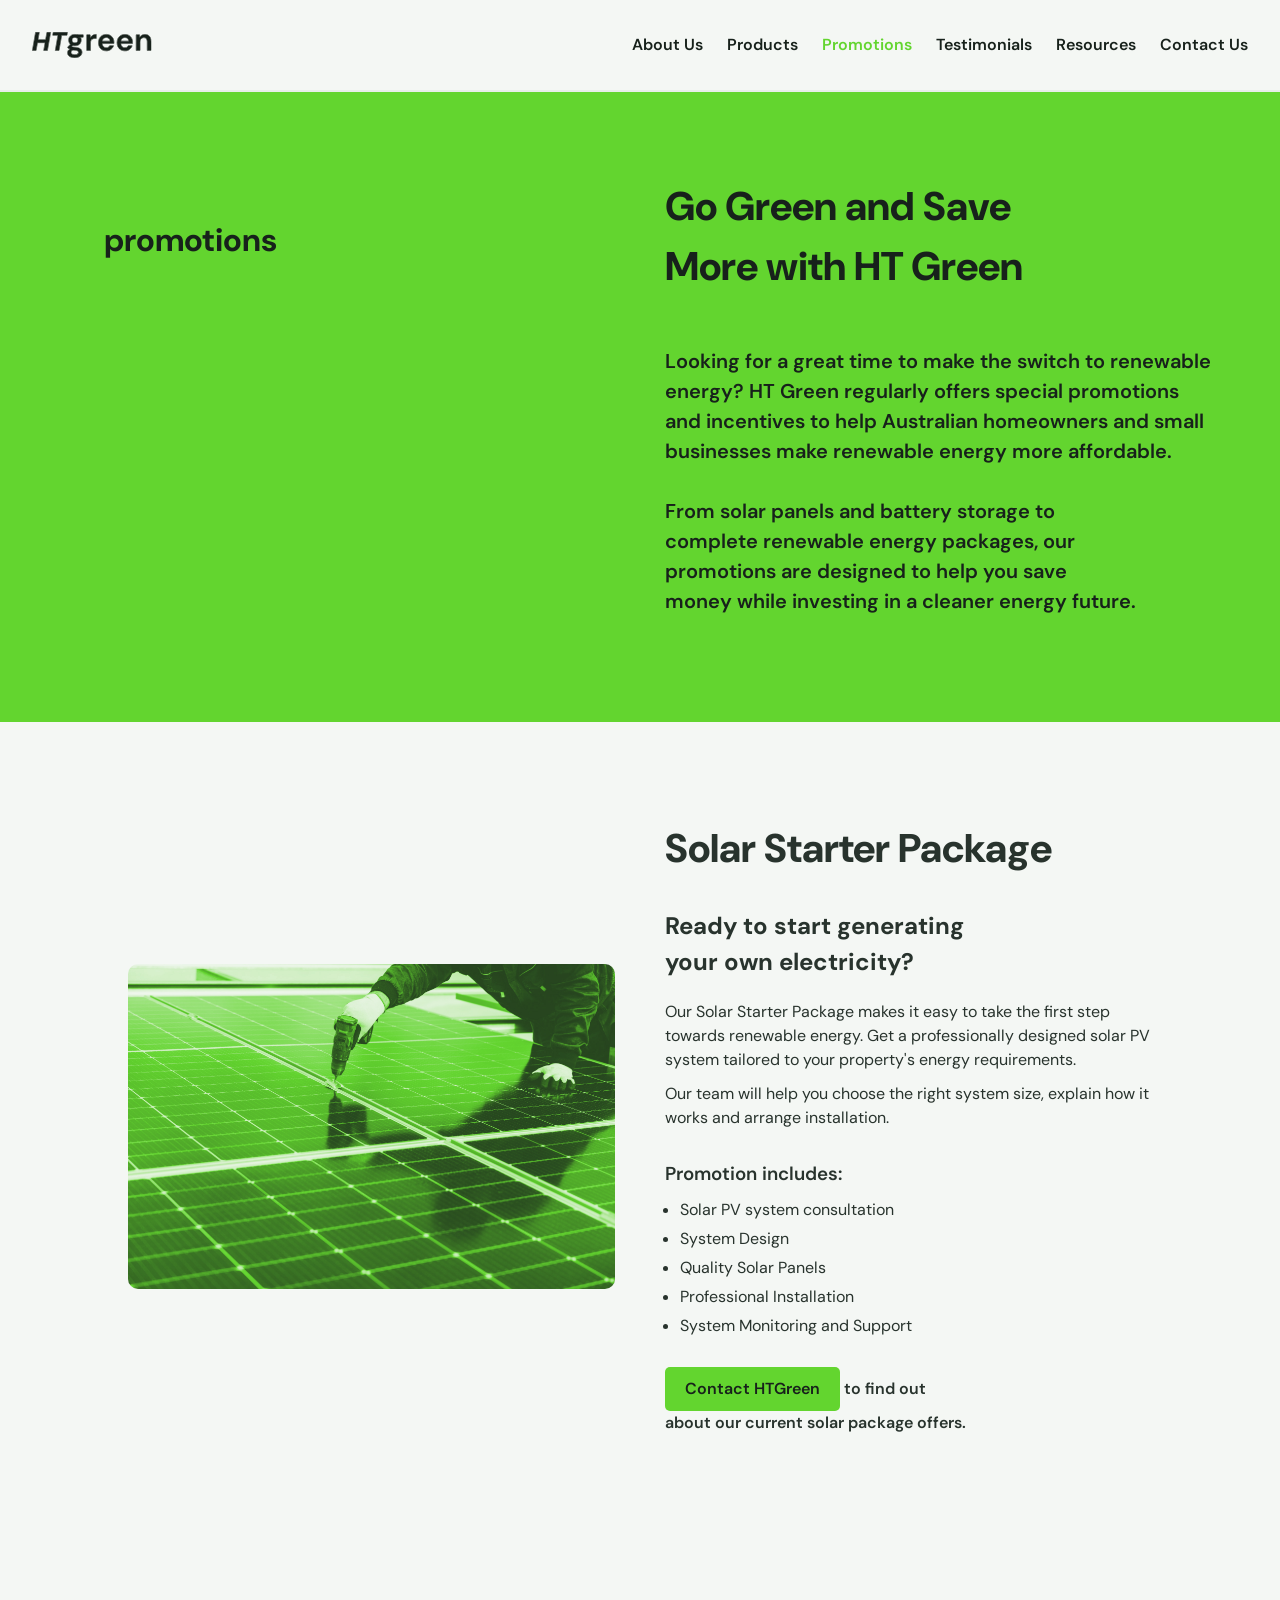
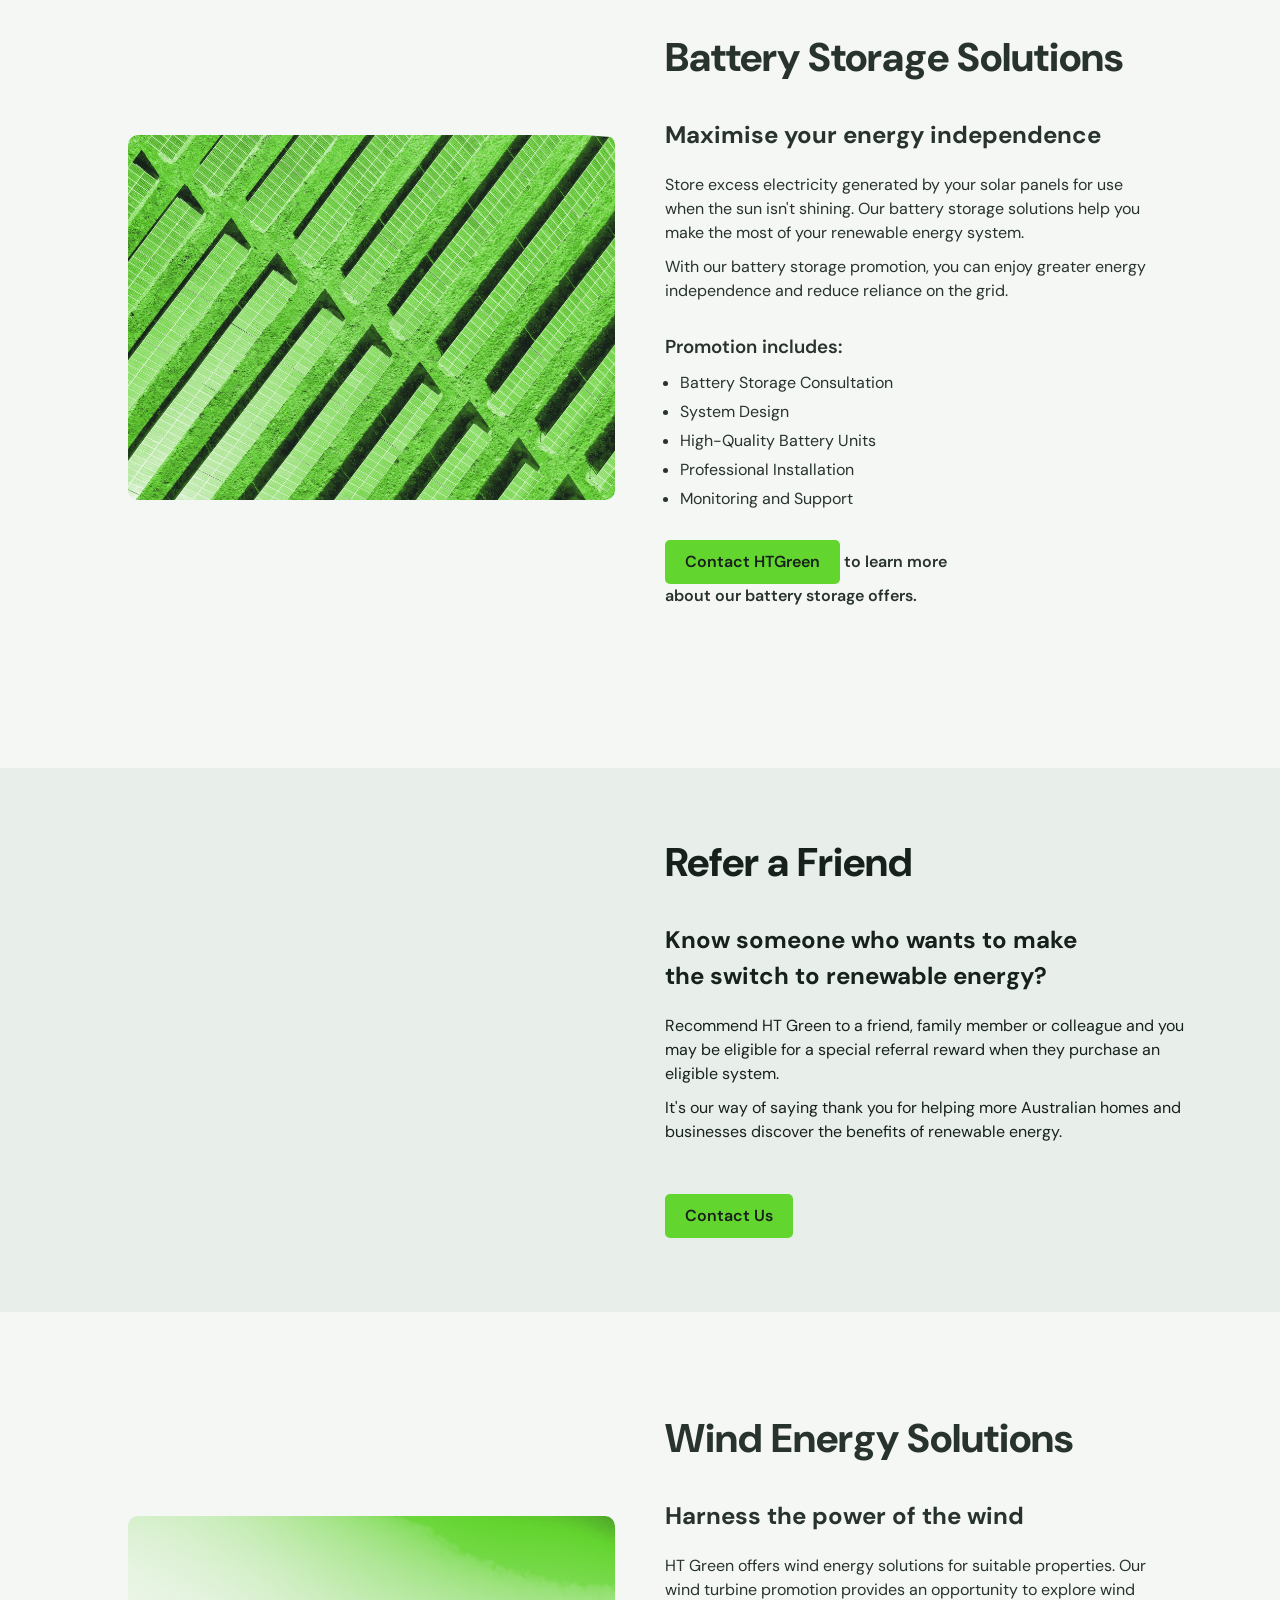
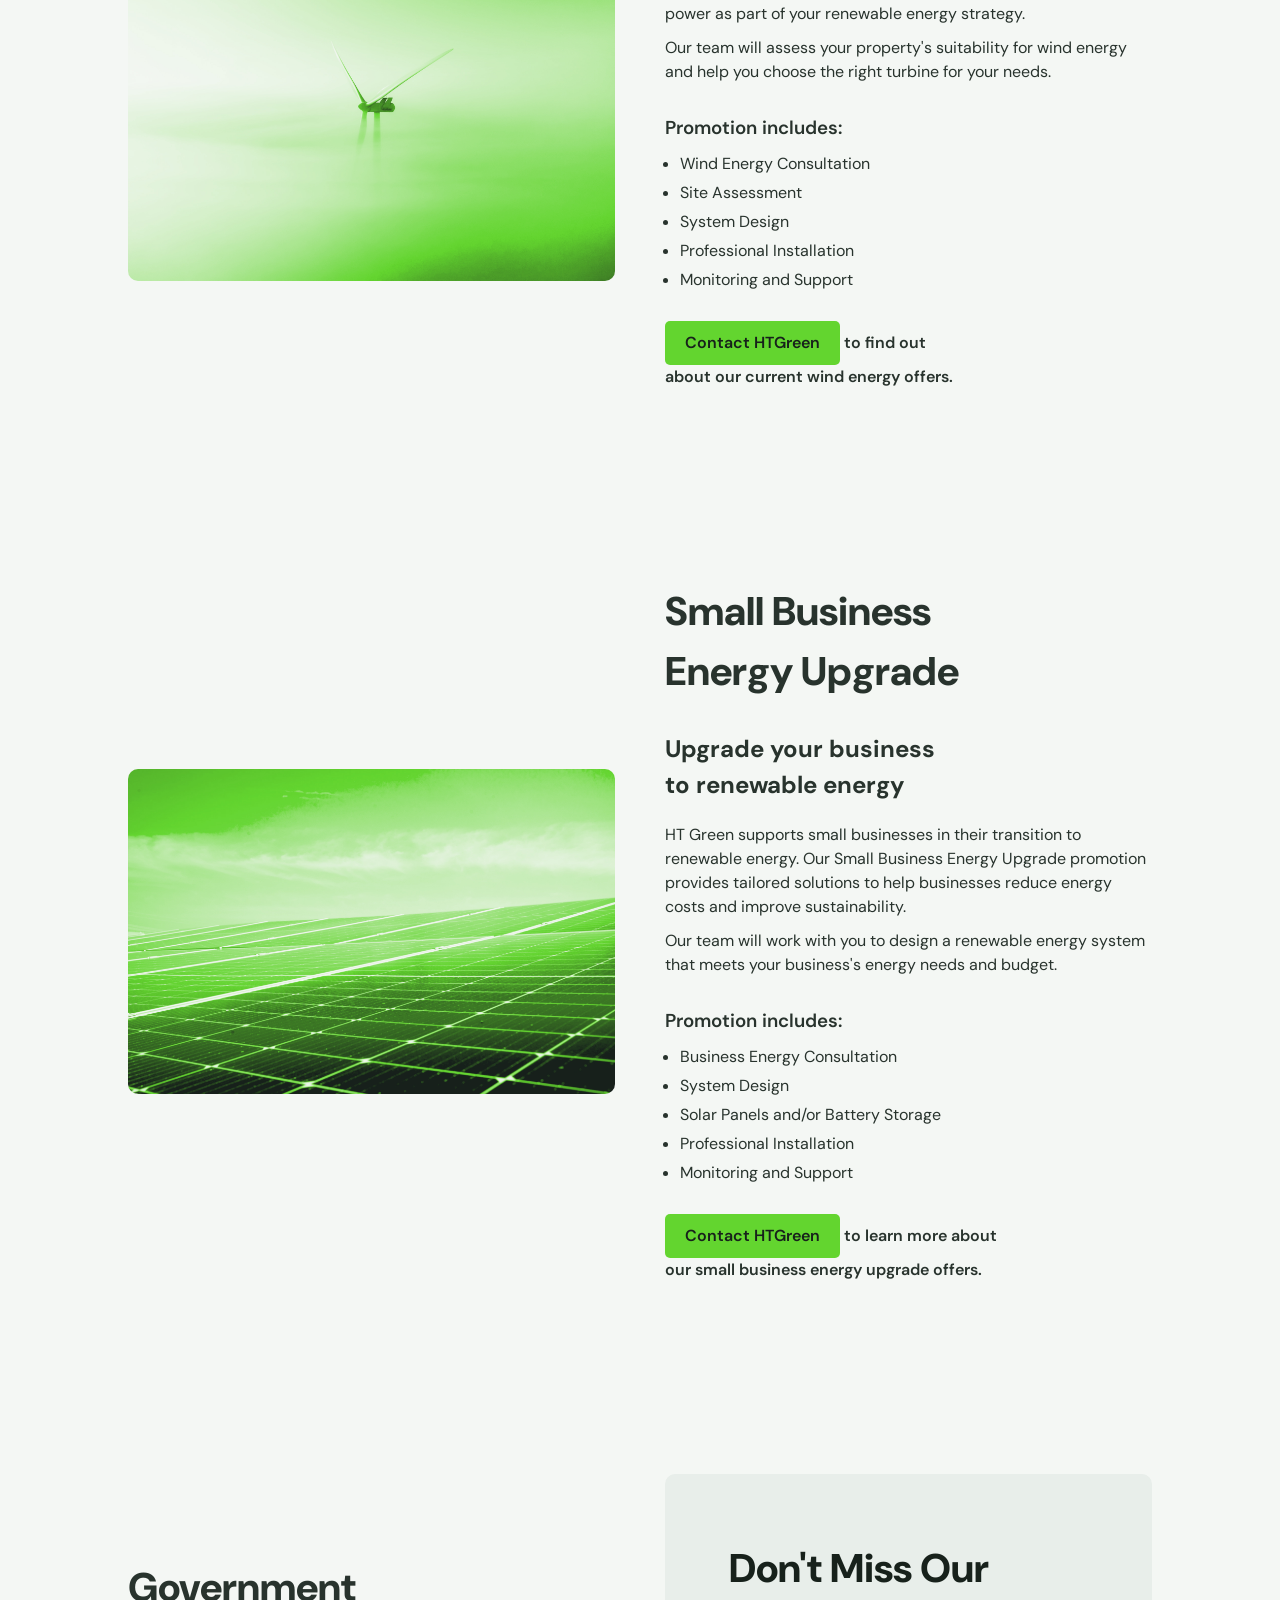
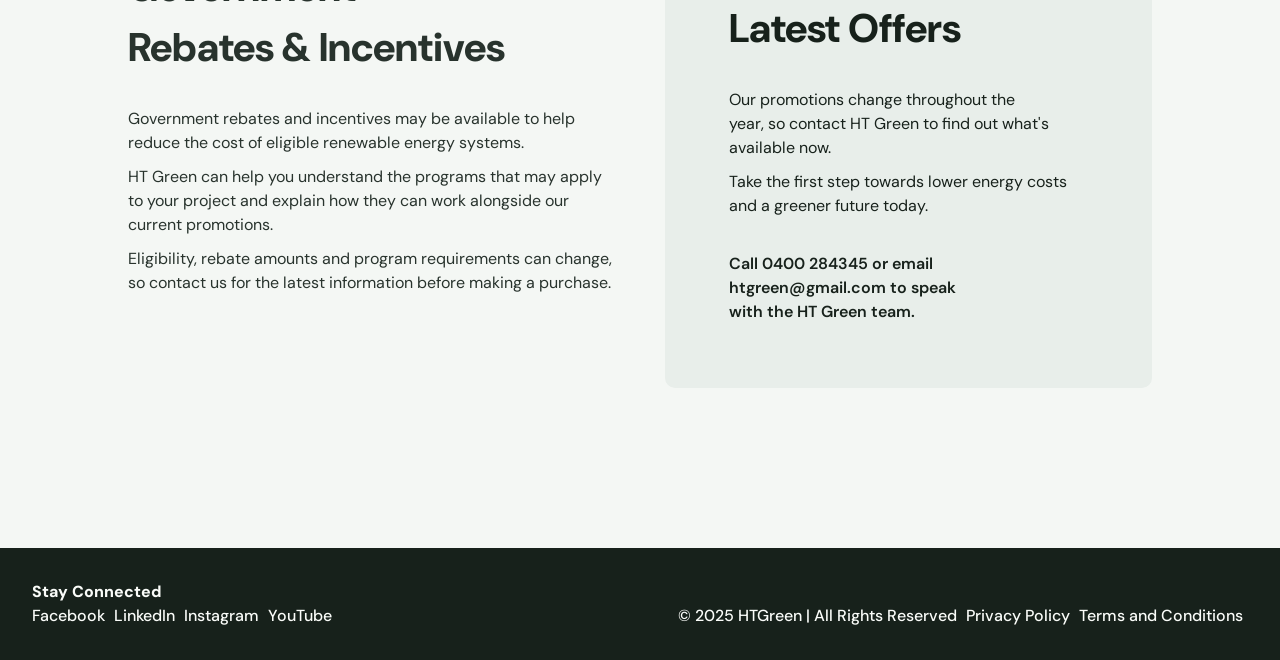
<file: html/promotions.html>
<!DOCTYPE html>
<html lang="en">
<head>
    <meta charset="UTF-8">
    <meta name="viewport" content="width=device-width, initial-scale=1.0">
    <title>HT Green</title>
    <!-- StyleSheets -->
    <link rel="stylesheet" href="../css/reset.css">
    <link rel="stylesheet" href="../css/style.css">
    <!-- JavaScript -->
    <script src="../javascript/script.js" defer></script>
    <!-- Google Fonts -->
    <link rel="preconnect" href="https://fonts.googleapis.com">
    <link rel="preconnect" href="https://fonts.gstatic.com" crossorigin>
    <link href="https://fonts.googleapis.com/css2?family=DM+Mono:ital,wght@0,300;0,400;0,500;1,300;1,400;1,500&family=DM+Sans:ital,opsz,wght@0,9..40,100..1000;1,9..40,100..1000&display=swap" rel="stylesheet">
</head>
<body id="top">
    <main>
        <!-- Header and Navigation -->
        <header>
            <div class="logo-container">
                <a href="index.html" class="logo" aria-label="HT Green home">
                    <img src="../images/ht-green-logo.svg" alt="HT Green Logo">
                </a>
            </div>
            <button class="menu-toggle" type="button" aria-label="Open navigation" aria-expanded="false" aria-controls="site-navigation">
                <span></span>
                <span></span>
                <span></span>
            </button>
            <nav id="site-navigation">
                <a href="index.html#about-us">About Us</a>
                <a href="products.html">Products</a>
                <a href="promotions.html" class="selected">Promotions</a>
                <a href="index.html#testimonial">Testimonials</a>
                <a href="index.html#resources">Resources</a>
                <a href="contact.html">Contact Us</a>
            </nav>
        </header>

        <!-- Main Content -->
        <section class="introduction scroll-fade">
            <h4>promotions</h4>
            <div>
                <h1>
                    Go Green and Save More with HT Green
                </h1>
                <h3>Looking for a great time to make the switch to renewable energy? HT Green regularly offers special promotions and incentives to help Australian homeowners and small businesses make renewable energy more affordable.</h3>
                <h3>From solar panels and battery storage to complete renewable energy packages, our promotions are designed to help you save money while investing in a cleaner energy future.</h3>
            </div>
        </section>

        <section class="hero promotions scroll-fade">
            <div class="hero-image">
                <img src="../images/man-solar-panel.jpg" alt="Man installing solar panels on a rooftop">
            </div>
            <div class="hero-text">
                <h1>
                    Solar Starter Package
                </h1>
                <h2>Ready to start generating your own electricity?</h2>
                <p>Our Solar Starter Package makes it easy to take the first step towards renewable energy. Get a professionally designed solar PV system tailored to your property's energy requirements.</p>
                <p>Our team will help you choose the right system size, explain how it works and arrange installation.</p>
                <h3>Promotion includes:</h3>
                <ul>
                    <li>Solar PV system consultation</li>
                    <li>System Design</li>
                    <li>Quality Solar Panels</li>
                    <li>Professional Installation</li>
                    <li>System Monitoring and Support</li>
                </ul>
                <h6><a class="btn" href="contact.html">Contact HTGreen</a> to find out about our current solar package offers.</h6>
            </div>
        </section>

        <section class="hero promotions scroll-fade">
            <div class="hero-image">
                <img src="../images/solar-field-green.jpg" alt="Battery storage system installed in a home">
            </div>
            <div class="hero-text">
                <h1>
                    Battery Storage Solutions
                </h1>
                <h2>Maximise your energy independence</h2>
                <p>Store excess electricity generated by your solar panels for use when the sun isn't shining. Our battery storage solutions help you make the most of your renewable energy system.</p>
                <p>With our battery storage promotion, you can enjoy greater energy independence and reduce reliance on the grid.</p>
                <h3>Promotion includes:</h3>
                <ul>
                    <li>Battery Storage Consultation</li>
                    <li>System Design</li>
                    <li>High-Quality Battery Units</li>
                    <li>Professional Installation</li>
                    <li>Monitoring and Support</li>
                </ul>
                <h6><a class="btn" href="contact.html">Contact HTGreen</a> to learn more about our battery storage offers.</h6>
            </div>
        </section>

        <section class="call-to-action scroll-fade">
                <div class="cta-content">
                <h1>Refer a Friend</h1>
                <h2>Know someone who wants to make the switch to renewable energy?</h2>
                <p>Recommend HT Green to a friend, family member or colleague and you may be eligible for a special referral reward when they purchase an eligible system.</p>
                <p>
                    It's our way of saying thank you for helping more Australian homes and businesses discover the benefits of renewable energy.
                </p>
             <p>
                <a class="btn" href="contact.html">Contact Us</a>
             </p>
            </div>
        </section>
        
        <section class="hero promotions scroll-fade">
            <div class="hero-image">
                <img src="../images/turbine-cloud-green.jpg" alt="Wind turbine in a field with a blue sky">
            </div>
            <div class="hero-text">
                <h1>
                    Wind Energy Solutions
                </h1>
                <h2>Harness the power of the wind</h2>
                <p>HT Green offers wind energy solutions for suitable properties. Our wind turbine promotion provides an opportunity to explore wind power as part of your renewable energy strategy.</p>
                <p>Our team will assess your property's suitability for wind energy and help you choose the right turbine for your needs.</p>
                <h3>Promotion includes:</h3>
                <ul>
                    <li>Wind Energy Consultation</li>
                    <li>Site Assessment</li>
                    <li>System Design</li>
                    <li>Professional Installation</li>
                    <li>Monitoring and Support</li>
                </ul>
                <h6><a class="btn" href="contact.html">Contact HTGreen</a> to find out about our current wind energy offers.</h6>
            </div>
    </section>

    <section class="hero promotions scroll-fade">
                <div class="hero-image">
            <img src="../images/solar-panel-roof.jpg" alt="Small business with solar panels on the roof">
        </div>
        <div class="hero-text">
            <h1>Small Business Energy Upgrade</h1>
            <h2>Upgrade your business to renewable energy</h2>
            <p>HT Green supports small businesses in their transition to renewable energy. Our Small Business Energy Upgrade promotion provides tailored solutions to help businesses reduce energy costs and improve sustainability.</p>
            <p>Our team will work with you to design a renewable energy system that meets your business's energy needs and budget.</p>
            <h3>Promotion includes:</h3>
            <ul>
                <li>Business Energy Consultation</li>
                <li>System Design</li>
                <li>Solar Panels and/or Battery Storage</li>
                <li>Professional Installation</li>
                <li>Monitoring and Support</li>
            </ul>
            <h6><a class="btn" href="contact.html">Contact HTGreen</a> to learn more about our small business energy upgrade offers.</h6>
        </div>
    </section>

    <section class="hero promotions scroll-fade">
        <div class="hero-text">
            <h1>Government Rebates & Incentives</h1>
            <p>Government rebates and incentives may be available to help reduce the cost of eligible renewable energy systems.</p>
            <p>HT Green can help you understand the programs that may apply to your project and explain how they can work alongside our current promotions.</p>
            <p>
                Eligibility, rebate amounts and program requirements can change, so contact us for the latest information before making a purchase.
            </p>
        </div>
        <div class="hero-dark">
            <h1>Don't Miss Our Latest Offers</h1>
            <p>Our promotions change throughout the year, so contact HT Green to find out what's available now.</p>
            <p>Take the first step towards lower energy costs and a greener future today.</p>
            <h6>Call 0400 284345 or email htgreen@gmail.com to speak with the HT Green team.</h6>
        </div>
    </section>

        <!-- Footer -->
                     <footer>
                <div>
                    <h6>Stay Connected</h6>
                    <a href="https://www.facebook.com/">Facebook</a>
                    <a href="https://www.linkedin.com/">LinkedIn</a>
                    <a href="https://www.instagram.com/">Instagram</a>
                    <a href="https://www.youtube.com/">YouTube</a>
                </div>
                <div class="links">
                    <a> &copy; 2025 HTGreen | All Rights Reserved</a>
                    <a href="#">Privacy Policy</a>
                    <a href="#">Terms and Conditions</a>
                </div>
            </footer>

</main>
</body>
</html>
</file>
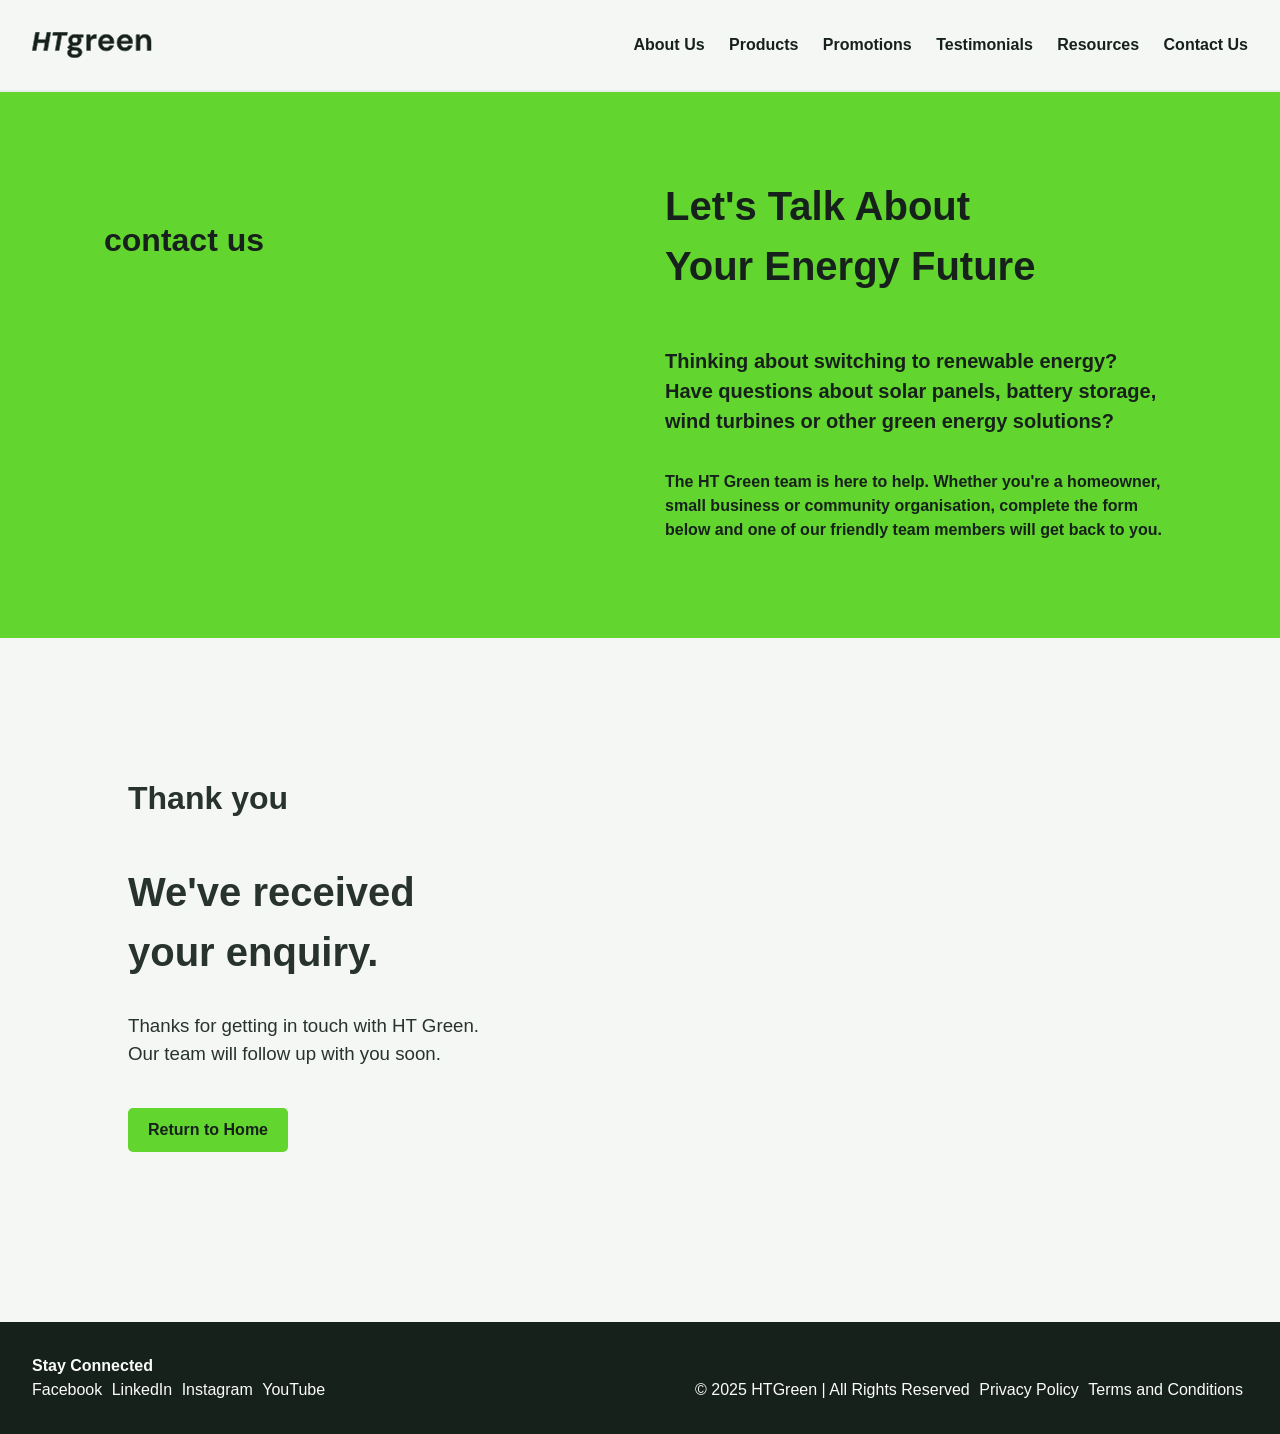
<file: html/thank-you.html>
<!DOCTYPE html>
<html lang="en">
<head>
    <meta charset="UTF-8">
    <meta name="viewport" content="width=device-width, initial-scale=1.0">
    <title>Thank You - HT Green</title>
    <link rel="stylesheet" href="../css/reset.css">
    <link rel="stylesheet" href="../css/style.css">
    <script src="../javascript/script.js" defer></script>
</head>
<body id="top">
    <main>
        <header>
            <div class="logo-container">
                <a href="index.html" class="logo" aria-label="HT Green home">
                    <img src="../images/ht-green-logo.svg" alt="HT Green Logo">
                </a>
            </div>
            <button class="menu-toggle" type="button" aria-label="Open navigation" aria-expanded="false" aria-controls="site-navigation">
                <span></span>
                <span></span>
                <span></span>
            </button>
            <nav id="site-navigation">
                <a href="index.html#about-us">About Us</a>
                <a href="products.html">Products</a>
                <a href="promotions.html">Promotions</a>
                <a href="index.html#testimonial">Testimonials</a>
                <a href="index.html#resources">Resources</a>
                <a href="contact.html">Contact Us</a>
            </nav>
        </header>

        <section class="introduction">
            <h4>contact us</h4>
            <div>
                <h1>
                    Let's Talk About Your Energy Future
                </h1>
                <h3>
                    Thinking about switching to renewable energy? Have questions about solar panels, battery storage, wind turbines or other green energy solutions?
                </h3>
                <h6>The HT Green team is here to help.
                    Whether you're a homeowner, small business or community organisation, complete the form below and one of our friendly team members will get back to you.
                </h6>
            </div>
        </section>

        <section class="hero form">
            <div>
                <h4>Thank you</h4>
                <h1>We've received your enquiry.</h1>
                <h3>Thanks for getting in touch with HT Green. Our team will follow up with you soon.</h3>
                <p><a class="btn" href="index.html">Return to Home</a></p>
            </div>
        </section>

        <footer>
            <div>
                <h6>Stay Connected</h6>
                <a href="https://www.facebook.com/">Facebook</a>
                <a href="https://www.linkedin.com/">LinkedIn</a>
                <a href="https://www.instagram.com/">Instagram</a>
                <a href="https://www.youtube.com/">YouTube</a>
            </div>
            <div class="links">
                <a>&copy; 2025 HTGreen | All Rights Reserved</a>
                <a href="#">Privacy Policy</a>
                <a href="#">Terms and Conditions</a>
            </div>
        </footer>
    </main>
</body>
</html>
</file>
<file: css/style.css>
:root {
    --font-family-heading: 'DM Sans', sans-serif;
    --font-family-accent: 'DM Mono', monospace;
    --font-family-body: 'DM Sans', sans-serif;
    --color-white: #FAFCF9;
    --color-primary: #17211B;
    --color-secondary: #F4F7F4;
    --color-dark: #28332D;
    --color-accent: #63D52F;
    --color-accent-two: #2C5D13;
    --color-dark-grey: #66736C;
    --color-light-grey: #E8EEEA;
}

body {
    background-color: var(--color-secondary);
    font-family: var(--font-family-body);
    color: var(--color-primary);
}

img {
    border-radius: 10px;
}

/* Header */

header{
    display: flex;
    flex-direction: row;
    justify-content: space-between;
    align-items: center;
    padding: 2rem;
    background-color: var(--color-secondary);
    position: fixed;
    top: 0;
    left: 0 ;
    width: 100vw;
    border-bottom: 2px solid  var(--color-light-grey);
    z-index: 1000;
    transition: transform 1s;
}

header.header-hidden {
    transform: translateY(-100%);
}

@media (prefers-reduced-motion: reduce) {
    header {
        transition: none;
    }
}

.logo-container img {
    max-width: 120px;
    border-radius: 0;
}

nav a {
    color:var(--color-primary);
    padding-left: 20px;
    font-weight: 600;
    transition: all 0.5s;
    font-size: 16px;
}

a:hover {
    color: var(--color-accent);
}

nav a.selected  {
    color: var(--color-accent);
}

/* Hero Section */
.hero {
    display: grid;
    grid-template-columns: 1fr 1fr;
    gap: 50px;
    color: var(--color-dark);
    align-items: center;
    padding: 0 4rem 6rem 4rem;
}

section.first {
    margin: 10rem 5rem 5rem 5rem;
}

.highlight-word {
    color:var(--color-accent);
}

.hero-image {
    display: flex;
    justify-content: center;
    align-items: center;
    min-height: 400px;
}

/* H Tags */

h1 {
    font-size: 40px;
    padding-bottom: 30px;
    font-weight: 800;
}

h2 {
    font-size: 24px;
    padding-bottom: 20px;
}

h3 {
    font-weight: 500;
}

h4 {
    font-size: 32px;
    padding: 40px;
}

h5 {
    font-size: 24px;
    margin-bottom: 20px;
    margin-top: 40px;
}

h6 {
    font-size: 16px;
    padding-top: 1.5rem;
    font-weight: 600;
}

.testimonial-author {
    font-size: 16px;
    padding-top: 1.5rem;
    font-weight: 600;
}

.footer-category-title {
    font-size: 24px;
    margin: 40px 0 20px;
    padding: 0;
}

.footer-contact-label {
    font-size: 16px;
    margin: 0;
    padding-top: 10px;
    font-weight: 600;
}

p {
    font-size: 16px;
    margin-bottom: 10px;
}

.italic {
    font-style: italic;
    font-weight: 600;
}

a {
    color: var(--color-primary);
}


.services {
    background-color: var(--color-light-grey);
    color: var(--color-primary);
}

.services img {
    border-radius: 10px;
    max-height: 800px;
}

/* Testimonials */
.testimonial {
    background-color: var(--color-accent);
    color: var(--color-primary);
}

.testimonial-container {
    display: grid;
    grid-template-columns: 1fr 1fr 1fr;
    gap: 50px;
    padding: 2rem 4rem 6rem 4rem;
    column-rule: #ECF0F1 solid 0.75px;
}

.testimonial .testimonial-container {
    column-rule: var(--color-primary)  solid 0.75px;
}

.testimonial p {
    font-family: var(--font-family-accent);
    font-weight: 500;
}

/* Accordion */
.accordion-open {
  color: var(--primary-fg);
}

.accordion {
    padding: 1.5rem;
    width: 100%;
}

.accordion-open:first-child {
    border-top: none;
}

.accordion-button {
    width: 100%;
  background: none;
  border: none;
  cursor: pointer;
  display: flex;
  align-items: center;
  justify-content: space-between;
  padding: 1.5rem 2rem;
  color: var(--color-dark);
  text-align: left;
}

.accordion-inside {
    display: flex;
  align-items: center;
  gap: 1.5rem;
}

.accordion-title {
font-family: var(--font-family-heading);
  font-size: 20px;
  font-weight: 600;
}

.accordion-icon {
 font-size: 1.25rem;
    transition: transform 0.7s ease;
  flex-shrink: 0;
}

.accordion-open.open .accordion-icon {
  transform: rotate(45deg);
}

.accordion-content {
    display: grid;
    grid-template-rows: 0fr;
    overflow: hidden;
    padding: 0 2rem 0 5rem;
    transition: grid-template-rows 0.7s ease, padding-bottom 0.7s ease;
}

.accordion-open.open .accordion-content { 
    grid-template-rows: 1fr;
    padding-bottom: 1.5rem;
}

.accordion-content ul {
    list-style: none;
        min-height: 0;
        overflow: hidden;
}

.accordion-content li {
font-size: 0.875rem;
  color: var(--color-dark);
  line-height: 1.7;
  padding-bottom: 10px;
}

li h3 {
    font-weight: 600;
    font-size: 16px;
}

.categories-links {
    display: flex;
    flex-direction: column;
}

.categories-links a {
    padding-bottom: 10px;
    font-weight: 600;
    color: var(--color-primary);
}

.categories-links h6 {
    padding-top:10px ;
}

.footer-information {
    background-color: var(--color-light-grey);
    color: var(--color-primary);
}

.footer-information p {
    font-weight: 600;
}

.footer-information a {
    color: var(--color-primary);
    font-weight: 600;
    transition: all 0.5s;
}

.footer-information a:hover {
    color: var(--color-accent);
}

/* Footer */
footer {
    background-color: var(--color-primary);
    color: var(--color-white);
    display: flex;
    flex-direction: row;
    justify-content: space-between;
    width: 100%;
    padding: 2rem;
    align-items:end;

}

footer h6 {
    padding: 0;
    font-weight: 800;
}

footer a {
    padding-right: 5px;
    font-weight: 500;
    transition: all 0.5s;
    color: var(--color-white);
}

footer a:hover {
    color: var(--color-accent);
}

.introduction {
    display: grid  ;
    grid-template-columns: 1fr 1fr;
    gap: 50px;
    align-items: flex-start;
    justify-content: center;
    padding: 11rem 4rem 6rem 4rem;
    background-color: var(--color-accent);
    color: var(--color-primary);
}

.information {
    display: grid;
    grid-template-columns: 1fr 1fr 1fr;
    gap: 50px;
    align-items: flex-start;
    justify-content: center;
    padding: 6rem 4rem 6rem 4rem;
    background-color: var(--color-secondary);
    color: var(--color-primary);
}

.call-to-action {
    display: grid;
    grid-template-columns: repeat(6, 1fr);
    gap: 50px;
    align-items: center;
    justify-content: center;
    padding: 4rem;
    background-color: var(--color-light-grey);
    color: var(--color-primary);
}

.cta-content {
    grid-column: 4 / 7;
}

.call-to-action h4 {
    padding-left: 0rem;
}

.call-to-action p {
    margin-bottom: 10px;
}

.btn {
    background-color: var(--color-accent);
    color: var(--color-primary);
    padding: 10px 20px;
    border-radius: 5px;
    font-weight: 600;
    transition: all 0.5s;
    margin-top: 40px;
    display: inline-block;
}

.btn:hover {
    background-color: var(--color-white);
    color: var(--color-primary);
}

.introduction h3 {
    padding-bottom: 20px;
}

/* Contact Form */
label {
    display: block;
    margin-bottom: 5px;
    font-weight: 600;
}

input[type="text"],
input[type="email"],
input[type="tel"],
select,
textarea {
    width: 100%;
    padding: 10px;
    margin-bottom: 20px;
    border: 1px solid var(--color-light-grey);
    border-radius: 5px;
}

fieldset {
    border: none;
    padding: 20px;
    margin-bottom: 20px;
    margin-top: 20px;
    border-radius: 5px;
}

legend {
    font-weight: 600;
    margin-bottom:0px;
}

input[type="radio"],
input[type="checkbox"] {
    margin-right: 10px;
}

.submit-button {
    background-color: var(--color-accent);
    color: var(--color-primary);
    padding: 10px 20px;
    border-radius: 5px;
    font-weight: 600;
    transition: all 0.5s;
    border: none;
    margin-top: 30px;
}

.submit-button:hover {
    background-color: var(--color-primary);
    color: var(--color-white);
}

.hero.form {
    margin: 6rem 4rem 4rem 4rem;
    align-items: flex-start;
}

.form h4 {
    padding-left: 0px;
}

/* Promotions */
.promotions {
    margin: 6rem 4rem 4rem 4rem;
}

.promotions h3 {
    padding-top: 20px;
    padding-bottom: 10px;
    font-weight: 600;
}

.promotions ul {
    padding-left: 15px;
}

.promotions li {
    padding-bottom: 5px;
    font-weight: 400;
}

.promotions a.btn {
    margin-top: 0px;
}

.hero-dark {
    background-color: var(--color-light-grey);
    color: var(--color-primary);
    padding: 4rem;
    border-radius: 10px;
}

.banner-ad-slot {
    width: 100%;
    max-width: 728px;
    height: 90px;
    margin: 2rem auto;
    overflow-x: auto;
}

.banner-ad-slot iframe {
    display: block;
    width: 728px;
    height: 90px;
    border: 0;
}

.advertisement {
    display: flex;
    justify-content: center;
    align-items: flex-start;
}

.advertisement iframe {
    display: block;
    width: 300px;
    height: 600px;
    border: 0;
}

.about-us{
    align-items: flex-start;
}

.menu-toggle {
    display: none;
    border: 0;
    background: transparent;
    color: var(--color-primary);
    cursor: pointer;
}

/* Savings Calculator */
.introduction-calculator {
    padding: 5rem;
}

.calculator {
    max-width: 650px;
    background-color: var(--color-white);
    padding: 40px;
    border-radius: 12px;
}

.form-group {
    margin-bottom: 10px;
}

/* Input Error */
.field-error {
    color: #b42318;
    font-size: 0.9rem;
    margin: 6px 0 0;
}

.field-error[hidden] {
    display: none;
}

.form-group input,
.form-group select {
    width: 100%;
    padding: 12px;
    border: 1px solid var(--color-light-grey);
    border-radius: 6px;
}

.form-group input[aria-invalid="true"],
.form-group select[aria-invalid="true"] {
    border-color: #b42318;
}

.results h2 {
    margin-top: 50px;
}

.introduction h3 {
    font-weight: 600;
    font-size: 20px;
    padding: 20px 0 10px 0;
    color: var(--color-primary);
}

.introduction p {
    font-size: 16px;
}

/* Savings Report */

.submit-button:disabled {
    background-color: var(--color-light-grey);
    color: var(--color-dark-grey);
    cursor: not-allowed;
}

/* Services Gallery */
.gallery {
    display: grid;
    grid-template-columns: 1fr 1fr;
    gap: 50px;
    align-items: center;
    padding: 0 4rem 6rem 4rem;
}

.gallery-image {
    display: flex;
    justify-content: center;
    align-items: center;
}

.gallery-image img {
    width: 100%;
    max-width: 400px;
    object-fit: cover;
    border-radius: 10px;
    transition: opacity 0.7s ease;
}

.gallery-content {
    padding: 20px;
}

/* Gallery fade transition */
.gallery-image,
.gallery-content {
    opacity: 1;
    transition: opacity 0.7s ease;
}

.gallery.fade-out .gallery-image,
.gallery.fade-out .gallery-content {
    opacity: 0;
}

.gallery-navigation {
    display: flex;
    align-items: center;
    gap: 20px;
    margin-top: 30px;
}

.gallery-button {
    background-color: var(--color-light-grey);
    color: var(--color-primary);
    border: none;
    border-radius: 20px;
    padding: 12px 20px;
    font-family: var(--font-family-body);
    font-weight: 400;
    cursor: pointer;
    transition: all 0.7s ease;
}

.gallery-button:hover {
    background-color: var(--color-accent);
}

#galleryCounter {
    font-family: var(--font-family-accent);
    font-size: 16px;
    font-weight: 400;
    color: var(--color-primary);
}

/* Animation on Scroll */
.scroll-fade {
    opacity: 0;
    transform: translateY(30px);
    transition: opacity 1s ease, transform 1s ease;
}

.scroll-fade.visible {
    opacity: 1;
    transform: translateY(0);
}


/* Responsive Design */
@media (max-width: 870px) {
    header {
        padding: 1rem 1.25rem;
        flex-wrap: wrap;
    }

    .menu-toggle {
        display: flex;
        width: 44px;
        height: 44px;
        flex-direction: column;
        justify-content: center;
        align-items: center;
        gap: 5px;
    }

    .menu-toggle span {
        display: block;
        width: 24px;
        height: 2px;
        background-color: currentColor;
        transition: transform 200ms ease, opacity 200ms ease;
    }

    header.menu-open .menu-toggle span:first-child {
        transform: translateY(7px) rotate(45deg);
    }

    header.menu-open .menu-toggle span:nth-child(2) {
        opacity: 0;
    }

    header.menu-open .menu-toggle span:last-child {
        transform: translateY(-7px) rotate(-45deg);
    }

    header nav {
        display: none;
        position: absolute;
        top: 100%;
        left: 0;
        right: 0;
        flex-direction: column;
        gap: 0.25rem;
        padding: 0.75rem 1.25rem 1.25rem;
        background-color: var(--color-secondary);
        border-bottom: 2px solid var(--color-light-grey);
    }

    header.menu-open nav {
        display: flex;
    }

    .banner-ad-slot {
        display: none;
    }

    nav a {
        padding: 0.75rem 0;
    }


    .hero,
    .introduction,
    .information,
    .testimonial-container,
    .call-to-action {
        grid-template-columns: minmax(0, 1fr);
    }

    h1 {
        font-size: 32px;
        padding-bottom: 10px;
    }

    h2 {
        font-size: 20px;
        padding-bottom: 20px;
    }

    h3 {
        font-size: 16px;
        padding-bottom: 10px;
    }

    h5 {
        font-size: 18px;
        margin-bottom: 10px;
        margin-top: 20px;
    }

    h6 {
        font-size: 14px;
        padding: 0.875rem 0 0.21875rem;
    }

    p {
        font-size: 14px;
    }

    a {
        font-size: 14px;
    }

    .hero {
        gap: 1.5rem;
        padding: 1rem 2rem 3rem 2rem;
    }

    section.first {
        margin: 6rem 0 1.5rem;
    }

    .hero-image {
        min-height: 0;
    }

    .services img {
        max-height: 400px;
    }

    .introduction {
        gap: 1rem;
        padding: 6rem 1.25rem 1.5rem;
    }

    .introduction h4 {
        padding: 0.5rem 0;
    }
    
    h4 {
        padding: 1rem;
        font-size: 24px;
    }

    .introduction-calculator {
        padding: 4rem 2rem;
        gap: 2rem;
    }

    .information {
        gap: 0.5rem;
        padding: 1rem 1.25rem 2rem;
    }

    .testimonial-container {
        gap: 1.5rem;
        padding: 1rem 1.25rem 3rem;
       text-align: center;
    }

    .call-to-action {
        gap: 1rem;
        padding: 2rem 1.25rem;
    }

    .cta-content {
        grid-column: 1;
    }

    .call-to-action h4 {
        padding: 0 0 1rem;
    }

    .hero.form {
        margin: 2rem;
    }

    .promotions {
        margin: 2rem 0 0 0;
    }

    .promotions h6 {
        padding-top: 20px;
    }

    .hero-dark {
        padding: 1.5rem;
    }

    .hero.form {
        padding: 0 0 2rem;
    }

    .advertisement {
        max-width: 100%;
        overflow-x: auto;
        justify-content: center;
    }

    .accordion-content {
        padding: 0 1rem 0 2rem;
    }

    .accordion-button {
        padding: 1rem 0rem;
    }

    .footer-information {
        gap: 10px;
        padding: 1rem 4rem;
    }

    /* Gallery */
       .gallery {
        grid-template-columns: 1fr;
        gap: 20px;
        padding: 1rem 2rem 3rem;
    }

    .gallery-image img {
        width: 100%;
        max-width: 250px;
        height: auto;
    }

    .gallery-content {
        padding: 0;
    }

    .services .gallery-content,
    .resources .hero-text,
    .resources .accordion {
        width: 100%;
        max-width: 650px;
        margin-inline: auto;
        text-align: left;
    }

    .gallery-navigation {
        justify-content: center;
    }

    .resources .accordion-button {
        justify-content: space-between;
        text-align: left;
    }

    .resources .accordion-inside {
        justify-content: flex-start;
    }

    .resources .accordion-content {
        text-align: left;
    }

    .gallery-navigation {
        gap: 10px;
    }

    .gallery-button {
        padding: 10px 14px;
    }

    footer {
        flex-direction: column;
        align-items: center;
        gap: 1.25rem;
        padding: 1.5rem 1.25rem;
        text-align: center;
    }
}
</file>
